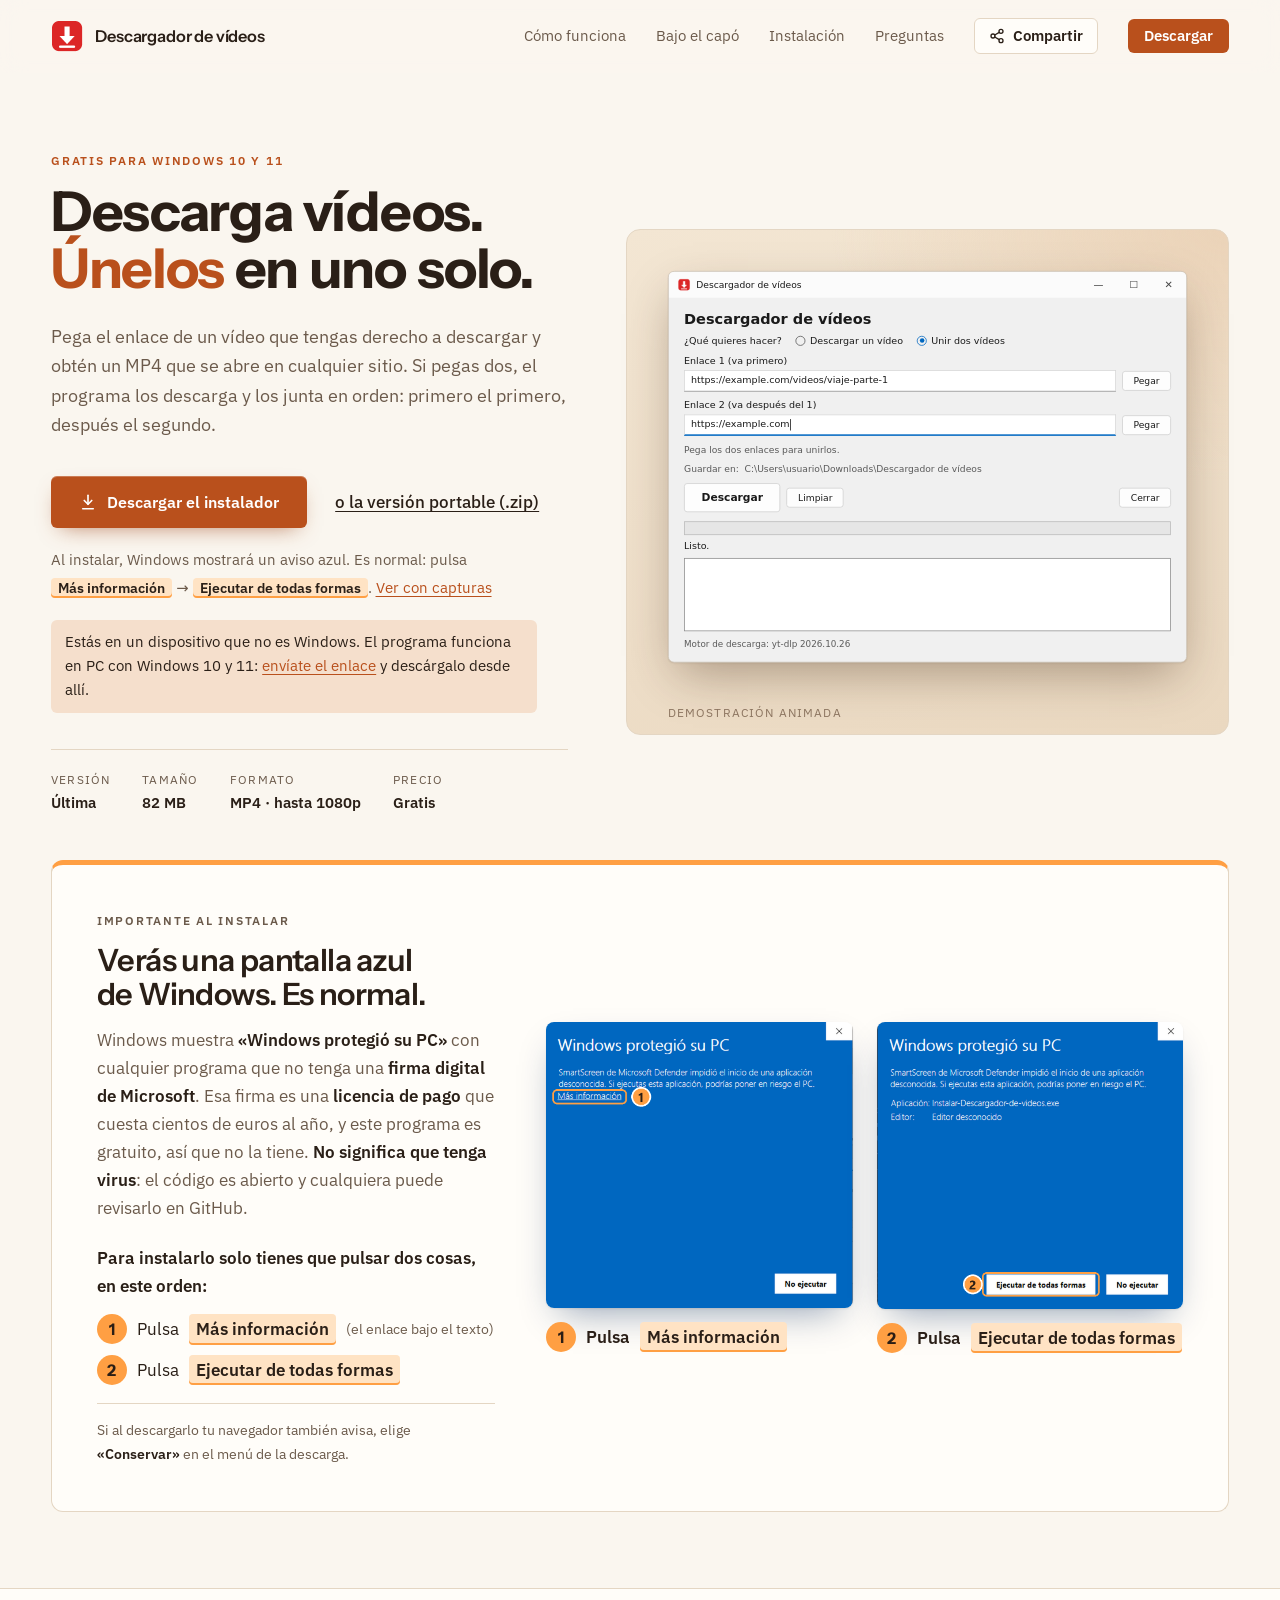
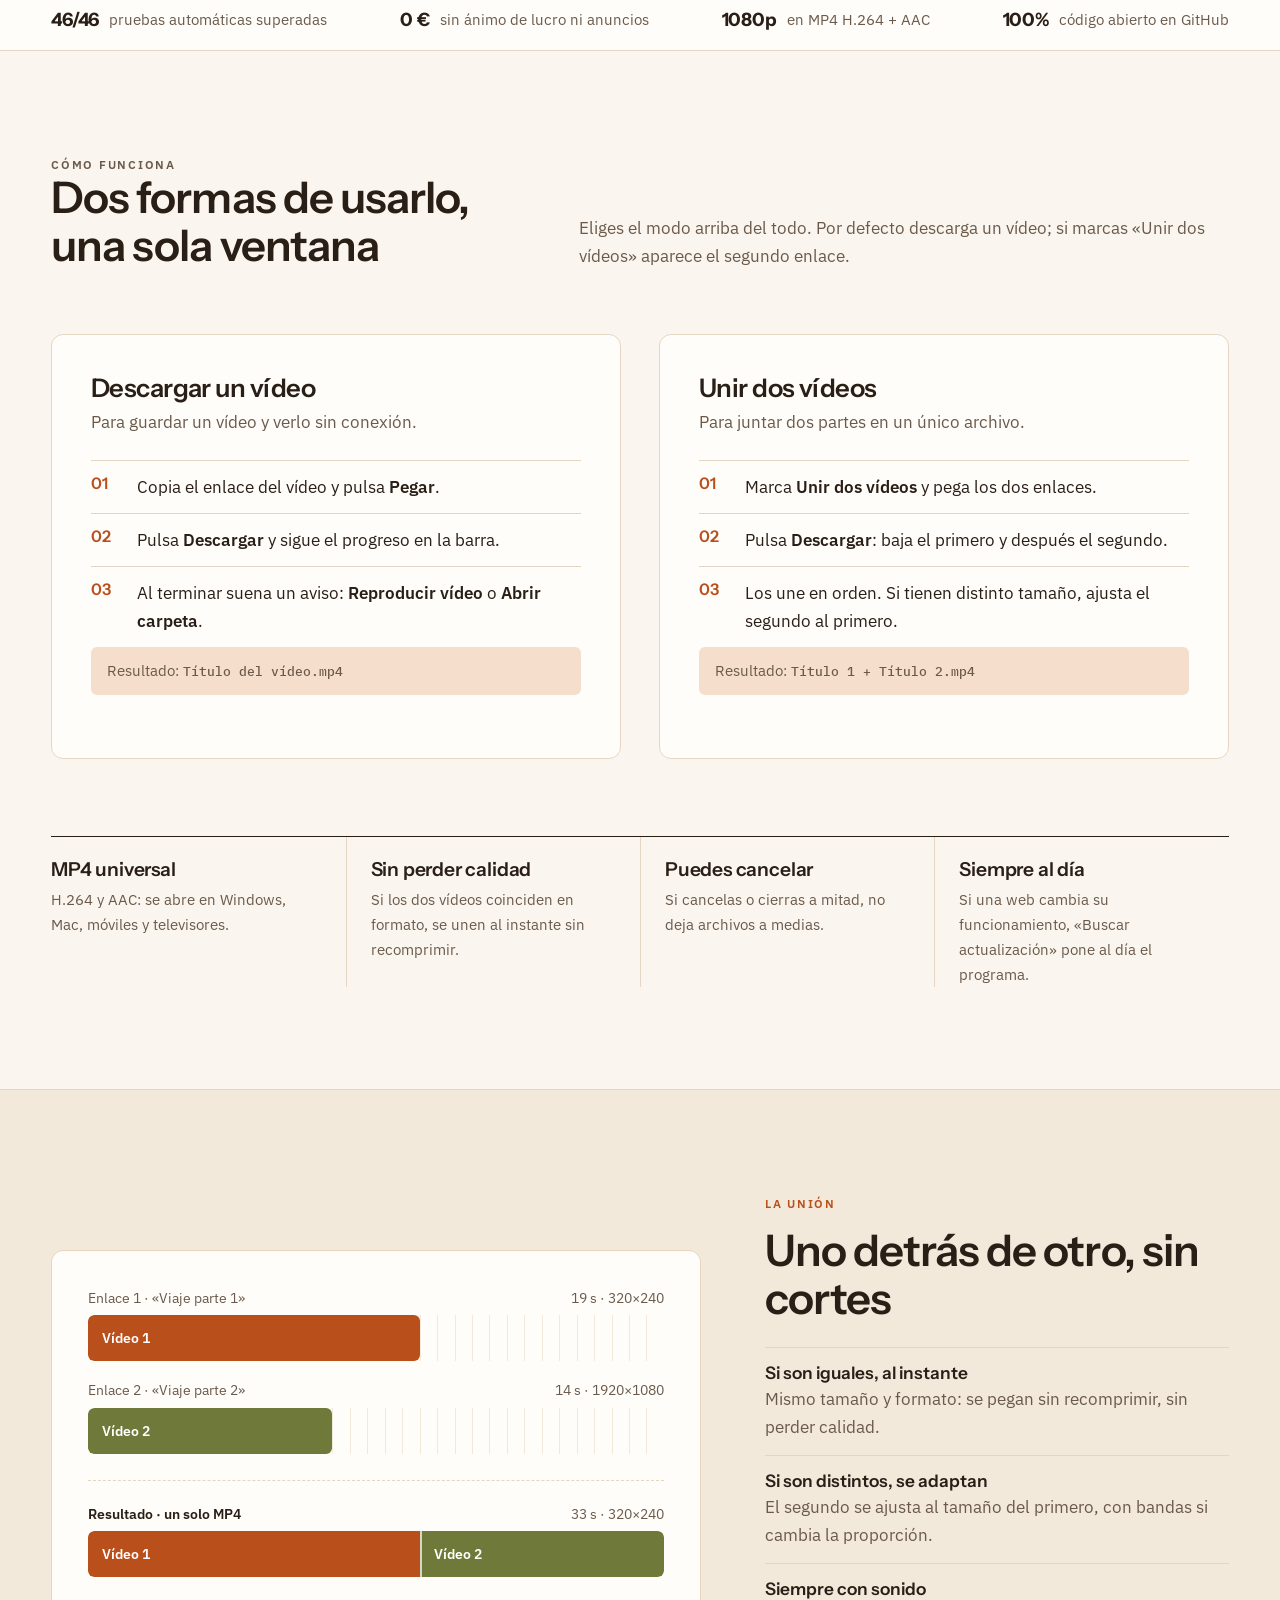
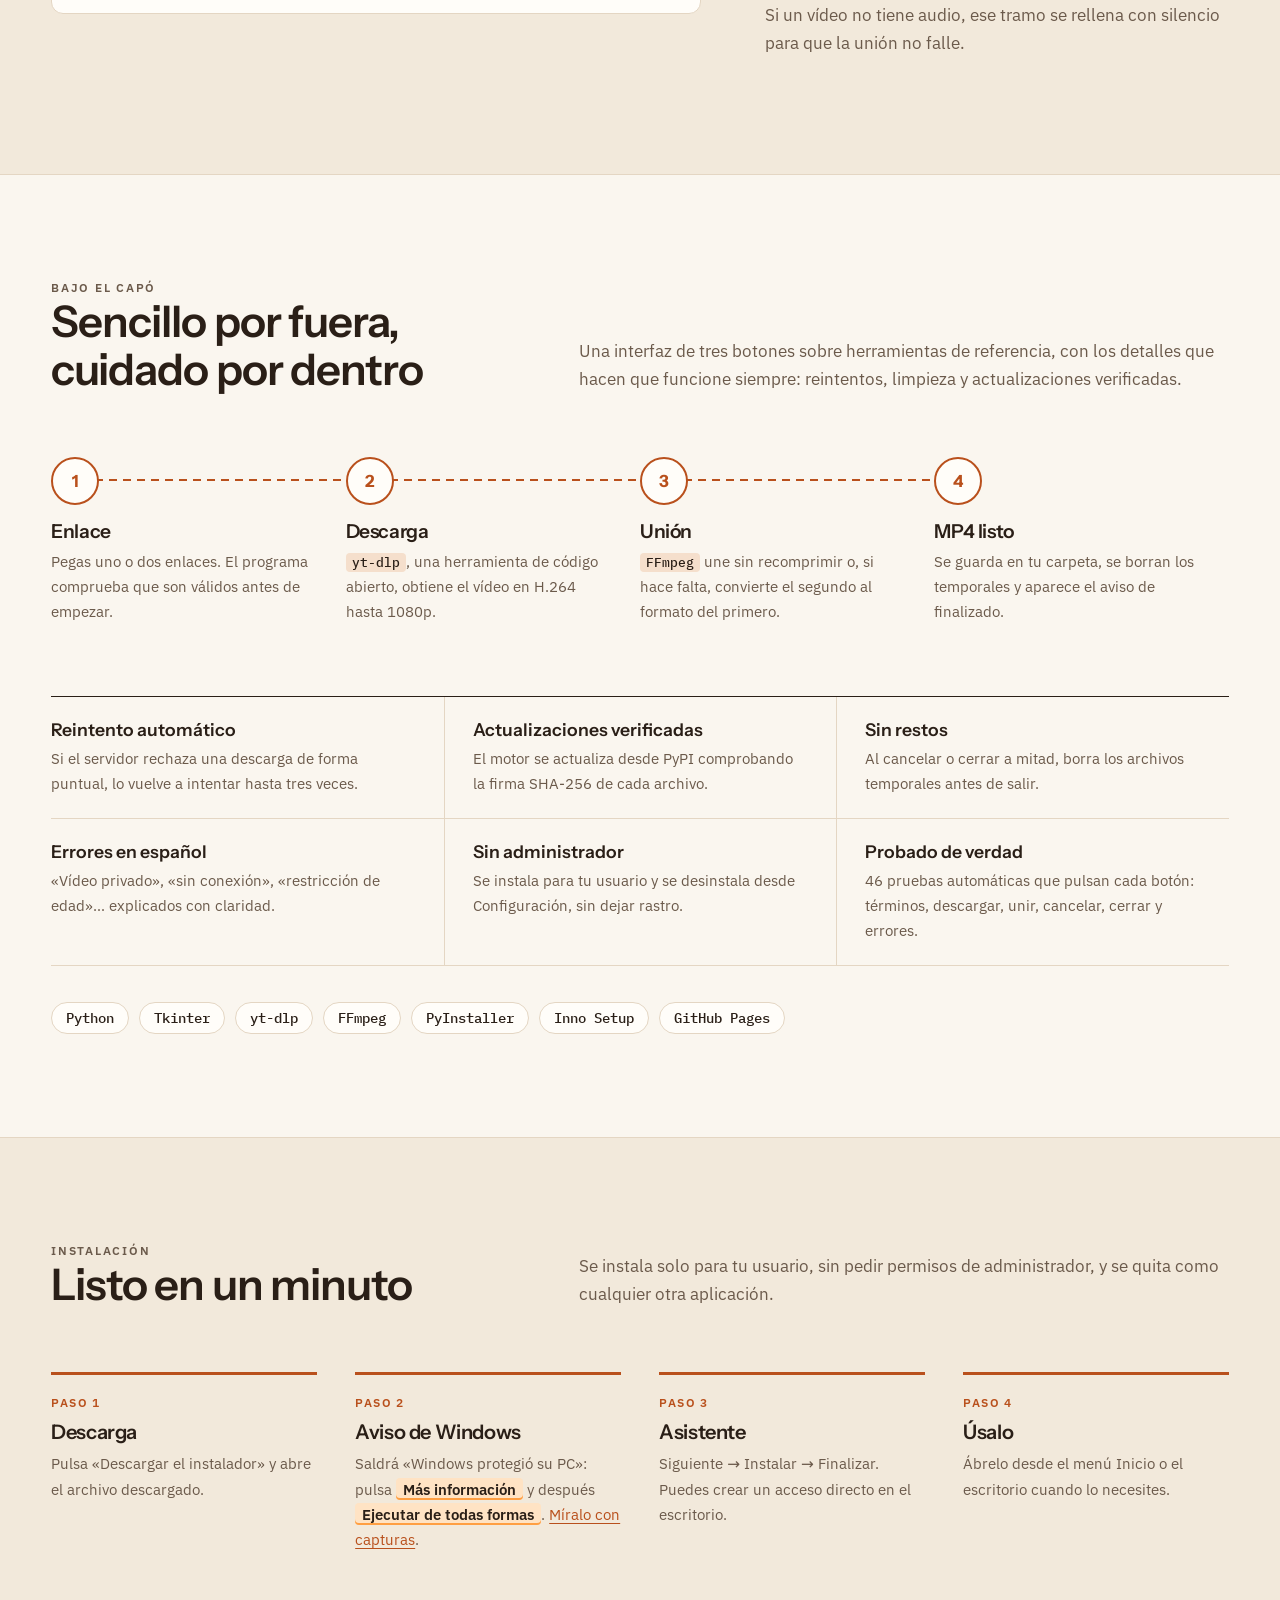
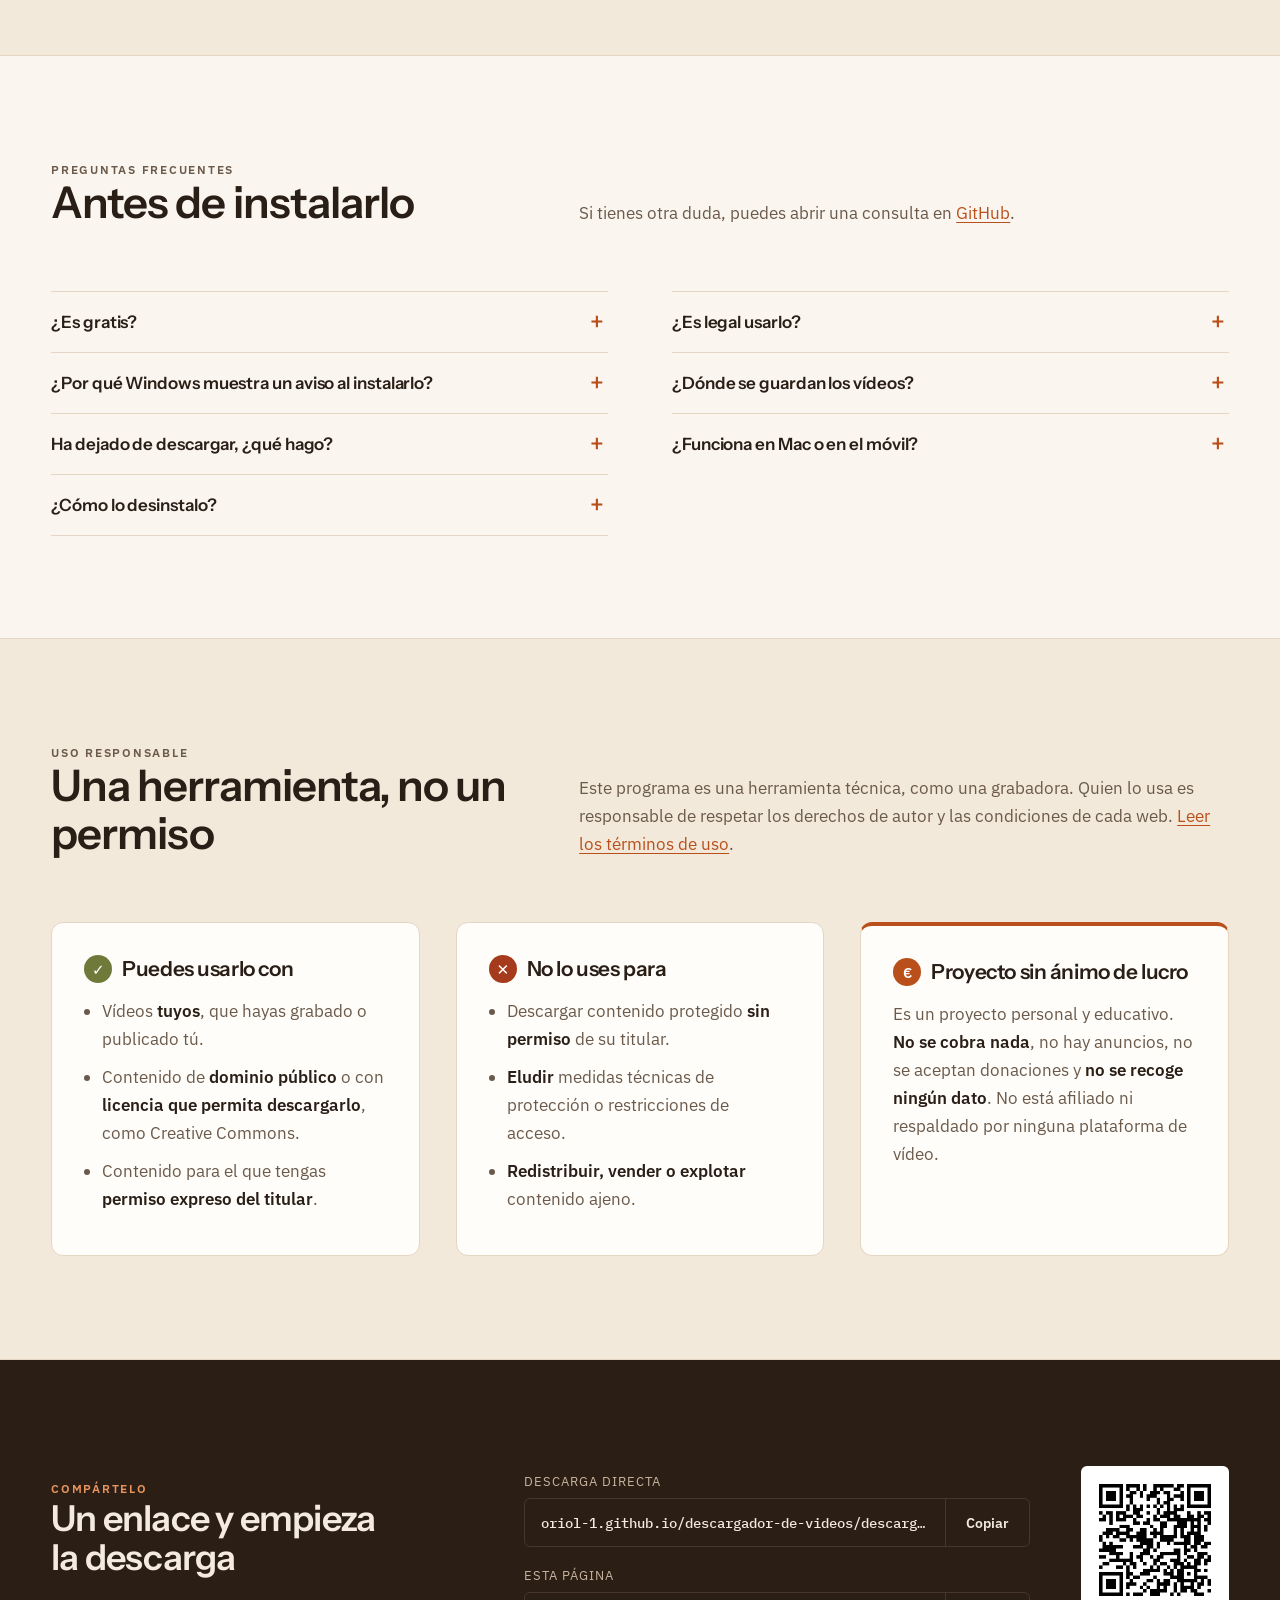
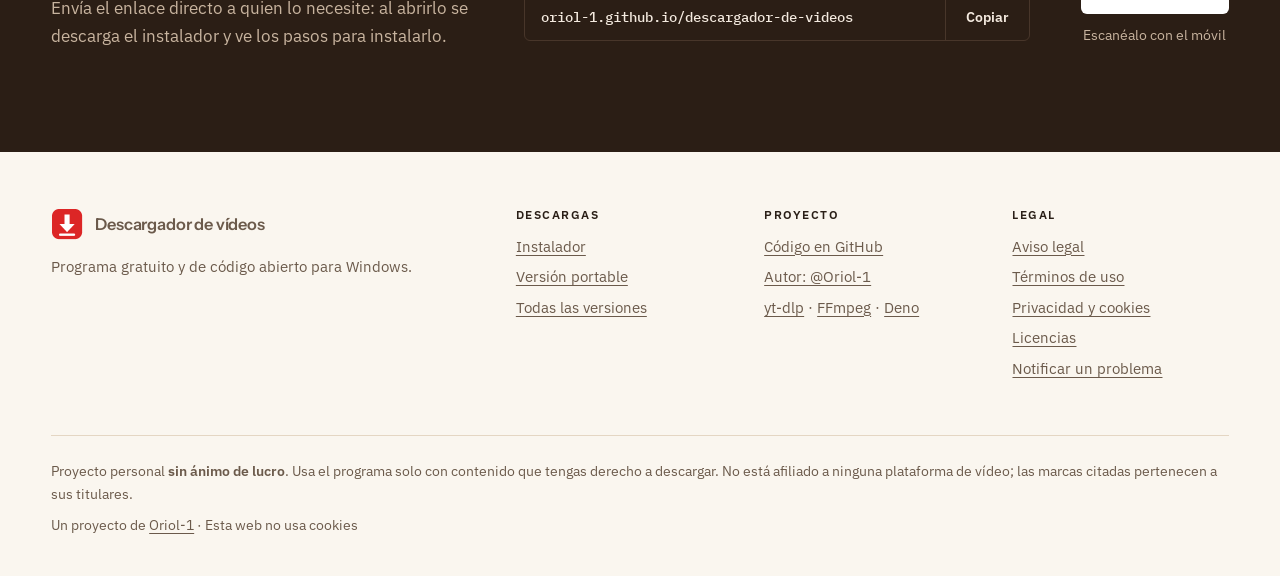
<file: docs/index.html>
<!doctype html>
<html lang="es">
<head>
  <meta charset="utf-8">
  <meta name="viewport" content="width=device-width, initial-scale=1">
  <title>Descargador de vídeos</title>
  <meta name="description" content="Programa gratuito para Windows: descarga un vídeo en MP4 o une dos vídeos en uno solo.">
  <link rel="icon" type="image/png" href="icono.png">
  <meta property="og:type" content="website">
  <meta property="og:url" content="https://oriol-1.github.io/descargador-de-videos/">
  <meta property="og:title" content="Descargador de vídeos · Gratis para Windows">
  <meta property="og:description" content="Descarga un vídeo en MP4 o une dos en uno solo. Sin anuncios ni cuentas.">
  <meta property="og:image" content="https://oriol-1.github.io/descargador-de-videos/og.png">
  <meta property="og:image:width" content="1200">
  <meta property="og:image:height" content="630">
  <meta name="twitter:card" content="summary_large_image">
  <meta name="theme-color" content="#FAF6EF">
  <link rel="preload" href="fuentes/instrumentsans.woff2" as="font" type="font/woff2" crossorigin>
  <link rel="stylesheet" href="fuentes/fuentes.css">
  <style>
    :root {
      --papel: #FAF6EF;
      --papel-2: #F2E9DB;
      --tarjeta: #FFFDF9;
      --tinta: #2A1F17;
      --tinta-suave: #6B5A4B;
      --linea: #E4D6C3;
      --acento: #B9501C;
      --acento-hover: #9A4116;
      --acento-suave: #F5DFCC;
      --oliva: #6F7A3A;
      --banda: #2B1E15;
      --banda-texto: #F4EADF;
      --banda-suave: #C8B49F;
      --banda-linea: #48362A;
      --titulos: "Instrument Sans", "Segoe UI", system-ui, sans-serif;
      --sans: "IBM Plex Sans", "Segoe UI", system-ui, sans-serif;
      --mono: "IBM Plex Mono", Consolas, monospace;
      --ancho: 1320px;
      --margen: clamp(16px, 4vw, 56px);
      color-scheme: light;
    }

    * { box-sizing: border-box; }
    html { scroll-behavior: smooth; scroll-padding-top: 88px; }
    body {
      margin: 0; background: var(--papel); color: var(--tinta);
      font: 17px/1.65 var(--sans); -webkit-font-smoothing: antialiased;
    }
    img { max-width: 100%; height: auto; display: block; }
    a { color: var(--acento); text-underline-offset: 3px; }
    a:focus-visible, button:focus-visible, summary:focus-visible, input:focus-visible {
      outline: 2px solid var(--acento); outline-offset: 3px; border-radius: 4px;
    }
    .ancho { max-width: var(--ancho); margin: 0 auto; padding: 0 var(--margen); }
    h1, h2, h3 { font-family: var(--titulos); font-weight: 600; line-height: 1.1; letter-spacing: -.02em; margin: 0; }
    .antetitulo {
      font-size: .78rem; font-weight: 600; letter-spacing: .14em; text-transform: uppercase;
      color: var(--acento); margin: 0 0 14px;
    }

    /* ---------- Apariciones al hacer scroll (solo con JavaScript) ---------- */
    .js .aparece { opacity: 0; transform: translateY(18px); transition: opacity .7s ease, transform .7s ease; }
    .js .aparece.visto { opacity: 1; transform: none; }
    @media (prefers-reduced-motion: reduce) {
      html { scroll-behavior: auto; }
      .js .aparece { opacity: 1; transform: none; transition: none; }
    }

    /* ---------- Botones ---------- */
    .boton {
      display: inline-flex; align-items: center; gap: 10px;
      background: var(--acento); color: #fff;
      font: 600 1rem/1 var(--sans); text-decoration: none;
      padding: 17px 28px; border-radius: 6px; border: 0; cursor: pointer;
      box-shadow: 0 1px 0 rgba(255,255,255,.25) inset, 0 8px 22px -10px rgba(154, 65, 22, .7);
      transition: background .15s, transform .15s;
    }
    .boton:hover { background: var(--acento-hover); transform: translateY(-1px); }
    .boton svg { width: 18px; height: 18px; flex: none; }
    .boton.pequeno { padding: 10px 16px; font-size: .92rem; box-shadow: none; }

    /* ---------- Cabecera fija ---------- */
    .cabecera {
      position: sticky; top: 0; z-index: 20;
      background: rgba(250, 246, 239, .82); backdrop-filter: saturate(1.4) blur(12px); -webkit-backdrop-filter: saturate(1.4) blur(12px);
      border-bottom: 1px solid transparent; transition: border-color .2s, box-shadow .2s;
    }
    .cabecera.con-sombra { border-bottom-color: var(--linea); box-shadow: 0 6px 24px -18px rgba(60, 35, 15, .5); }
    .cabecera .ancho { display: flex; align-items: center; justify-content: space-between; gap: 24px; height: 72px; }
    .marca { display: flex; align-items: center; gap: 12px; color: var(--tinta); text-decoration: none; font: 600 1.02rem var(--titulos); letter-spacing: -.01em; }
    .marca img { width: 32px; height: 32px; border-radius: 7px; }
    .menu { display: flex; align-items: center; gap: 30px; }
    .menu > a:not(.boton) { color: var(--tinta-suave); text-decoration: none; font-size: .95rem; }
    .menu > a:not(.boton):hover { color: var(--tinta); }

    /* Botón y menú «Compartir» de la cabecera */
    .compartir-menu { position: relative; }
    .menu .boton-compartir {
      display: inline-flex; align-items: center; gap: 8px;
      padding: 9px 14px; border: 1px solid var(--linea); border-radius: 6px;
      background: var(--tarjeta); color: var(--tinta); text-decoration: none;
      font: 600 .92rem/1 var(--sans); cursor: pointer; transition: border-color .15s, background .15s;
    }
    .menu .boton-compartir:hover, .menu .boton-compartir[aria-expanded="true"] { border-color: var(--acento); color: var(--acento); }
    .boton-compartir svg { width: 16px; height: 16px; flex: none; }
    .panel-compartir {
      position: absolute; right: 0; top: calc(100% + 10px); z-index: 30; width: 270px;
      background: var(--tarjeta); border: 1px solid var(--linea); border-radius: 10px; padding: 8px;
      box-shadow: 0 18px 40px -16px rgba(60, 35, 15, .45);
      animation: panel-entra .16s ease-out;
    }
    .panel-compartir[hidden] { display: none; }
    @keyframes panel-entra { from { opacity: 0; transform: translateY(-6px); } }
    .panel-compartir .panel-titulo { margin: 4px 10px 6px; font-size: .72rem; font-weight: 600; letter-spacing: .1em; text-transform: uppercase; color: var(--tinta-suave); }
    .panel-compartir .panel-url {
      margin: 0 6px 6px; padding: 8px 10px; border-radius: 6px; background: var(--papel-2);
      font: 500 .78rem var(--mono); color: var(--tinta-suave); overflow: hidden; text-overflow: ellipsis; white-space: nowrap;
    }
    .menu .panel-compartir a, .panel-compartir button {
      display: flex; align-items: center; gap: 12px; width: 100%;
      padding: 10px; border: 0; border-radius: 6px; background: transparent;
      color: var(--tinta); font: 500 .95rem/1.2 var(--sans); text-align: left; text-decoration: none; cursor: pointer;
    }
    .menu .panel-compartir a:hover, .panel-compartir button:hover,
    .menu .panel-compartir a:focus-visible, .panel-compartir button:focus-visible { background: var(--acento-suave); color: var(--tinta); outline: none; }
    .panel-compartir svg { width: 18px; height: 18px; flex: none; color: var(--acento); }
    .panel-compartir .hecho, .panel-compartir .hecho svg { color: var(--oliva); }
    .panel-compartir hr { border: 0; border-top: 1px solid var(--linea); margin: 6px 4px; }

    /* ---------- Portada ---------- */
    .portada { padding: clamp(40px, 6vw, 88px) 0 clamp(28px, 3.5vw, 48px); overflow: hidden; }
    .portada .ancho {
      display: grid; grid-template-columns: minmax(0, 6fr) minmax(0, 7fr);
      gap: clamp(36px, 4.5vw, 72px); align-items: center;
    }
    .portada h1 { font-size: clamp(2.6rem, 4.3vw, 4.1rem); font-weight: 700; line-height: 1.03; letter-spacing: -.025em; word-spacing: .04em; text-wrap: balance; }
    .portada h1 em { font-style: normal; color: var(--acento); }
    .entradilla { font-size: clamp(1.05rem, 1.4vw, 1.2rem); color: var(--tinta-suave); margin: 24px 0 36px; max-width: 33em; }
    .acciones { display: flex; flex-wrap: wrap; align-items: center; gap: 14px 28px; }
    .acciones .secundario { color: var(--tinta); font-weight: 500; }
    .nota-instalar { margin: 18px 0 0; font-size: .92rem; color: var(--tinta-suave); max-width: 36em; line-height: 1.9; }
    .nota-instalar mark { font-size: .95em; }
    .aviso-plataforma {
      display: none; margin: 18px 0 0; padding: 10px 14px; border-radius: 6px;
      background: var(--acento-suave); font-size: .92rem; max-width: 33em;
    }
    .aviso-plataforma.visible { display: block; }
    .ficha {
      display: grid; grid-template-columns: repeat(4, auto); justify-content: start; gap: 8px 32px;
      margin: 36px 0 0; padding: 20px 0 0; border-top: 1px solid var(--linea); color: var(--tinta-suave); font-size: .92rem;
    }
    .ficha dt { font-size: .72rem; letter-spacing: .1em; text-transform: uppercase; }
    .ficha dd { margin: 2px 0 0; color: var(--tinta); font-weight: 600; }

    /* Escaparate con la demo */
    .escaparate {
      position: relative; margin: 0;
      background:
        radial-gradient(120% 90% at 100% 0%, #EBD3B8 0%, transparent 55%),
        linear-gradient(160deg, #F3E6D3, #EAD8C0);
      border: 1px solid var(--linea); border-radius: 14px;
      padding: clamp(18px, 3.2vw, 44px);
    }
    .escaparate::after {
      content: "Demostración animada"; position: absolute; left: clamp(18px, 3.2vw, 44px); bottom: 12px;
      font-size: .72rem; letter-spacing: .1em; text-transform: uppercase; color: #8C7560;
    }
    .demo-marco { position: relative; }
    .demo {
      position: absolute; top: 0; left: 0; width: 680px; transform-origin: top left;
      font: 12.5px/1.35 "Segoe UI", system-ui, sans-serif; color: #1a1a1a;
    }
    .ventana {
      background: #F0F0F0; border-radius: 8px; overflow: hidden;
      box-shadow: 0 1px 2px rgba(60,35,15,.12), 0 24px 60px -12px rgba(60,35,15,.38);
      border: 1px solid #CFC5B8;
    }
    .v-titulo { display: flex; align-items: center; gap: 8px; height: 34px; padding: 0 0 0 12px; background: #FBFBFB; font-size: 12px; }
    .v-titulo img { width: 16px; height: 16px; border-radius: 3px; }
    .v-titulo .controles { margin-left: auto; display: flex; }
    .v-titulo .controles span { width: 46px; height: 34px; display: grid; place-items: center; color: #444; font-size: 13px; }
    .v-cuerpo { padding: 16px 20px 14px; }
    .v-cuerpo h4 { margin: 0 0 10px; font: 700 19px "Segoe UI", system-ui, sans-serif; }
    .v-fila { display: flex; align-items: center; gap: 8px; margin-bottom: 10px; }
    .radio { display: inline-flex; align-items: center; gap: 6px; margin-left: 10px; }
    .radio i { width: 13px; height: 13px; border-radius: 50%; border: 1px solid #555; display: inline-block; position: relative; }
    .radio.on i { border-color: #0067C0; }
    .radio.on i::after { content: ""; position: absolute; inset: 2.5px; border-radius: 50%; background: #0067C0; }
    .v-etiqueta { margin: 0 0 3px; }
    .v-entrada {
      flex: 1; height: 28px; background: #fff; border: 1px solid #D5D5D5; border-bottom: 1px solid #8A8A8A;
      padding: 0 8px; display: flex; align-items: center; white-space: nowrap; overflow: hidden; font-size: 12.5px;
    }
    .v-entrada.foco { border-bottom: 2px solid #0067C0; }
    .v-entrada .cursor { width: 1px; height: 15px; background: #111; margin-left: 1px; animation: parpadeo 1s steps(1) infinite; }
    @keyframes parpadeo { 50% { opacity: 0; } }
    .v-boton {
      height: 26px; padding: 0 14px; border: 1px solid #D0D0D0; border-radius: 4px; background: #FDFDFD;
      display: inline-flex; align-items: center; font-size: 12px; transition: background .15s;
    }
    .v-boton.grande { height: 38px; padding: 0 22px; font: 700 14px "Segoe UI", system-ui, sans-serif; }
    .v-boton.pulsado { background: #E2E2E2; }
    .v-nota { color: #5a5a5a; margin: 2px 0 10px; font-size: 12px; }
    .v-carpeta { color: #5a5a5a; font-size: 12px; }
    .v-progreso { height: 18px; background: #E6E6E6; border: 1px solid #BCBCBC; margin: 12px 0 6px; overflow: hidden; }
    .v-progreso span { display: block; height: 100%; width: 0; background: #06B025; transition: width .15s linear; }
    .v-estado { font-size: 12.5px; min-height: 18px; }
    .v-estado.ok { color: #0a6b2b; font-weight: 700; }
    .v-registro {
      height: 96px; margin-top: 6px; background: #fff; border: 1px solid #8A8A8A; padding: 6px 8px;
      font: 11.5px/1.45 Consolas, monospace; overflow: hidden; white-space: pre;
    }
    .v-pie { color: #5a5a5a; font-size: 11.5px; margin-top: 10px; }
    .dialogo {
      position: absolute; right: -26px; bottom: 34px; width: 360px; background: #F3F3F3; border-radius: 8px;
      border: 1px solid #CFC5B8; box-shadow: 0 28px 70px -10px rgba(60,35,15,.5);
      opacity: 0; transform: translateY(14px) scale(.96); transition: opacity .35s ease, transform .35s cubic-bezier(.2,.9,.3,1.2);
      pointer-events: none;
    }
    .dialogo.abierto { opacity: 1; transform: none; }
    .dialogo .v-titulo { height: 30px; }
    .d-cuerpo { display: grid; grid-template-columns: 44px 1fr; gap: 12px; padding: 14px 18px 4px; }
    .d-cuerpo .check { font: 700 34px/1 "Segoe UI", sans-serif; color: #0a6b2b; }
    .d-cuerpo strong { display: block; font-size: 17px; margin-bottom: 4px; }
    .d-botones { display: flex; justify-content: flex-end; gap: 6px; padding: 10px 14px 14px; }
    .d-botones .v-boton.def { border: 1px solid #0067C0; }

    /* Franja de confianza */
    .confianza { border-top: 1px solid var(--linea); border-bottom: 1px solid var(--linea); background: var(--tarjeta); }
    .confianza ul { list-style: none; margin: 0 auto; padding: 18px var(--margen); display: flex; flex-wrap: wrap; justify-content: space-between; gap: 12px 32px; }
    .confianza li { display: flex; align-items: center; gap: 10px; color: var(--tinta-suave); font-size: .95rem; }
    .confianza strong { color: var(--tinta); font: 700 1.15rem var(--titulos); letter-spacing: -.01em; }

    /* ---------- Secciones ---------- */
    .seccion { padding: clamp(64px, 8vw, 116px) 0; }
    .seccion.alterna { background: var(--papel-2); border-top: 1px solid var(--linea); border-bottom: 1px solid var(--linea); }
    .titular {
      display: grid; grid-template-columns: minmax(0, 5fr) minmax(0, 7fr); gap: 20px clamp(40px, 5vw, 80px);
      align-items: end; margin-bottom: clamp(36px, 5vw, 64px);
    }
    .titular h2 { font-size: clamp(1.9rem, 3.4vw, 3rem); letter-spacing: -.022em; }
    .titular p { margin: 0; color: var(--tinta-suave); max-width: 38em; }

    /* Modos de uso */
    .modos { display: grid; grid-template-columns: 1fr 1fr; gap: clamp(20px, 3vw, 40px); }
    .modo { background: var(--tarjeta); border: 1px solid var(--linea); border-radius: 12px; padding: clamp(24px, 3vw, 40px); }
    .modo h3 { font-size: 1.6rem; margin-bottom: 6px; }
    .modo > p { color: var(--tinta-suave); margin: 0 0 24px; }
    .modo ol { margin: 0; padding: 0; list-style: none; counter-reset: p; }
    .modo li { counter-increment: p; position: relative; padding: 12px 0 12px 46px; border-top: 1px solid var(--linea); }
    .modo li::before { content: counter(p, decimal-leading-zero); position: absolute; left: 0; top: 12px; font: 600 1rem var(--titulos); color: var(--acento); }
    .resultado { margin-top: 20px; padding: 12px 16px; border-radius: 6px; background: var(--acento-suave); font-size: .93rem; overflow-wrap: anywhere; }
    .resultado code { font-family: var(--mono); font-size: .88em; }

    /* Así se unen */
    .union { display: grid; grid-template-columns: minmax(0, 7fr) minmax(0, 5fr); gap: clamp(32px, 5vw, 80px); align-items: center; }
    .pistas { background: var(--tarjeta); border: 1px solid var(--linea); border-radius: 12px; padding: clamp(20px, 3vw, 36px); }
    .pista { margin-bottom: 18px; }
    .pista:last-child { margin: 26px 0 0; padding-top: 22px; border-top: 1px dashed var(--linea); }
    .pista p { margin: 0 0 6px; font-size: .85rem; color: var(--tinta-suave); display: flex; justify-content: space-between; gap: 12px; }
    .carril { height: 46px; background: repeating-linear-gradient(90deg, var(--papel-2) 0 1px, transparent 1px 3.03%); border-radius: 6px; display: flex; overflow: hidden; }
    .clip {
      height: 100%; display: flex; align-items: center; padding: 0 14px; color: #fff; font: 600 .85rem var(--sans);
      white-space: nowrap; overflow: hidden;
    }
    .clip.uno { background: var(--acento); width: 57.6%; border-radius: 6px; }
    .clip.dos { background: var(--oliva); width: 42.4%; border-radius: 6px; }
    .final .clip.uno { border-radius: 6px 0 0 6px; }
    .final .clip.dos { border-radius: 0 6px 6px 0; box-shadow: inset 2px 0 0 rgba(255,255,255,.7); }
    .js .final .clip { transform: scaleX(0); transform-origin: left; transition: transform .9s cubic-bezier(.6,0,.2,1); }
    .js .final .clip.dos { transition-delay: .75s; }
    .js .visto .final .clip { transform: none; }
    .union ul { list-style: none; margin: 24px 0 0; padding: 0; }
    .union li { padding: 14px 0; border-top: 1px solid var(--linea); color: var(--tinta-suave); }
    .union li strong { display: block; color: var(--tinta); font: 600 1.08rem var(--titulos); margin-bottom: 2px; }
    @media (prefers-reduced-motion: reduce) { .js .final .clip { transform: none; transition: none; } }

    /* Ventajas */
    .ventajas { display: grid; grid-template-columns: repeat(4, minmax(0, 1fr)); margin: clamp(48px, 6vw, 80px) 0 0; border-top: 1px solid var(--tinta); }
    .ventajas div { padding: 20px 24px 0 0; }
    .ventajas div + div { padding-left: 24px; border-left: 1px solid var(--linea); }
    .ventajas dt { font: 600 1.2rem var(--titulos); letter-spacing: -.01em; }
    .ventajas dd { margin: 6px 0 0; color: var(--tinta-suave); font-size: .95rem; }

    /* Bajo el capó */
    .flujo { display: grid; grid-template-columns: repeat(4, minmax(0, 1fr)); gap: 0; margin: 0 0 clamp(48px, 6vw, 72px); padding: 0; list-style: none; counter-reset: f; }
    .flujo li { position: relative; padding: 0 24px 0 0; counter-increment: f; }
    .flujo li::before {
      content: counter(f); display: grid; place-items: center; width: 44px; height: 44px; border-radius: 50%;
      background: var(--tarjeta); border: 2px solid var(--acento); color: var(--acento); font: 700 1.05rem var(--titulos);
      position: relative; z-index: 1; margin-bottom: 16px;
    }
    .flujo li:not(:last-child)::after {
      content: ""; position: absolute; top: 22px; left: 44px; right: 0; height: 2px;
      background: repeating-linear-gradient(90deg, var(--acento) 0 8px, transparent 8px 14px);
    }
    .flujo h3 { font-size: 1.2rem; margin-bottom: 6px; }
    .flujo p { margin: 0; color: var(--tinta-suave); font-size: .95rem; }
    .flujo code { font-family: var(--mono); font-size: .85em; background: var(--acento-suave); padding: 1px 6px; border-radius: 4px; color: var(--tinta); }
    .detalles { display: grid; grid-template-columns: repeat(3, minmax(0, 1fr)); gap: 0; border-top: 1px solid var(--tinta); margin: 0; }
    .detalles div { padding: 22px 28px 22px 0; border-bottom: 1px solid var(--linea); }
    .detalles div:not(:nth-child(3n+1)) { padding-left: 28px; border-left: 1px solid var(--linea); }
    .detalles dt { font: 600 1.1rem var(--titulos); }
    .detalles dd { margin: 6px 0 0; color: var(--tinta-suave); font-size: .95rem; }
    .pila { display: flex; flex-wrap: wrap; gap: 10px; margin: 36px 0 0; padding: 0; list-style: none; }
    .pila li { border: 1px solid var(--linea); background: var(--tarjeta); border-radius: 999px; padding: 6px 14px; font: 500 .88rem var(--mono); color: var(--tinta); }

    /* Instalación */
    .pasos { display: grid; grid-template-columns: repeat(4, minmax(0, 1fr)); gap: clamp(20px, 3vw, 40px); margin: 0; padding: 0; list-style: none; counter-reset: paso; }
    .pasos li { counter-increment: paso; border-top: 3px solid var(--acento); padding-top: 18px; }
    .pasos li::before { content: "Paso " counter(paso); display: block; font-size: .76rem; letter-spacing: .12em; text-transform: uppercase; color: var(--acento); font-weight: 600; margin-bottom: 8px; }
    .pasos h3 { font-size: 1.25rem; margin-bottom: 8px; }
    .pasos p { margin: 0; color: var(--tinta-suave); font-size: .96rem; }
    mark {
      background: #FFE3C4; color: var(--tinta); font-weight: 700; padding: 1px 7px; border-radius: 4px;
      box-shadow: inset 0 -2px 0 #FF9F43; white-space: nowrap;
    }

    /* Aviso de Windows (SmartScreen) */
    .seccion-aviso { padding: 0 0 clamp(48px, 6vw, 80px); }
    .aviso-windows {
      background: var(--tarjeta);
      border: 1px solid var(--linea); border-top: 5px solid #FF9F43; border-radius: 12px;
      padding: clamp(24px, 3.5vw, 48px);
      display: grid; grid-template-columns: minmax(0, 5fr) minmax(0, 8fr); gap: clamp(28px, 4vw, 56px); align-items: center;
    }
    .aviso-windows h3 { font-size: clamp(1.5rem, 2.4vw, 2rem); margin-bottom: 14px; text-wrap: balance; }
    .aviso-texto > p { color: var(--tinta-suave); margin: 0 0 14px; }
    .aviso-texto strong { color: var(--tinta); }
    .aviso-clave { color: var(--tinta) !important; font-weight: 600; margin-top: 22px !important; }
    .aviso-pasos { list-style: none; margin: 0 0 18px; padding: 0; display: grid; gap: 10px; }
    .aviso-pasos li { display: flex; align-items: center; flex-wrap: wrap; gap: 6px 10px; font-size: 1.08rem; }
    .aviso-pasos small { color: var(--tinta-suave); font-size: .85rem; }
    .aviso-pasos span, .aviso-capturas figcaption span {
      flex: none; display: inline-grid; place-items: center; width: 30px; height: 30px; border-radius: 50%;
      background: #FF9F43; color: var(--banda); font: 700 1rem var(--titulos);
    }
    .aviso-nota { font-size: .9rem; border-top: 1px solid var(--linea); padding-top: 14px; margin: 0 !important; }
    .aviso-capturas { display: grid; grid-template-columns: 1fr 1fr; gap: clamp(14px, 2vw, 24px); }
    .aviso-capturas figure { margin: 0; }
    .aviso-capturas a { display: block; cursor: zoom-in; }
    .aviso-capturas img { border-radius: 8px; box-shadow: 0 1px 2px rgba(0,0,0,.08), 0 16px 36px -14px rgba(0, 40, 90, .45); }
    .aviso-capturas figcaption { display: flex; align-items: center; gap: 10px; margin-top: 14px; font-weight: 600; }

    kbd { font: 500 .85em var(--sans); padding: 1px 6px; border: 1px solid var(--linea); border-bottom-width: 2px; border-radius: 4px; background: var(--tarjeta); white-space: nowrap; }

    /* Preguntas */
    .preguntas { display: grid; grid-template-columns: 1fr 1fr; gap: 0 clamp(32px, 5vw, 80px); }
    details { border-top: 1px solid var(--linea); }
    details:last-child, details:nth-last-child(2):nth-child(odd) { border-bottom: 1px solid var(--linea); }
    summary { cursor: pointer; list-style: none; padding: 20px 36px 20px 0; position: relative; font: 600 1.06rem var(--titulos); letter-spacing: -.005em; }
    summary::-webkit-details-marker { display: none; }
    summary::after { content: "+"; position: absolute; right: 4px; top: 50%; transform: translateY(-50%); font: 400 1.6rem/1 var(--titulos); color: var(--acento); transition: transform .2s; }
    details[open] summary::after { transform: translateY(-50%) rotate(45deg); }
    details p { margin: -6px 0 22px; color: var(--tinta-suave); max-width: 36em; }

    /* Uso responsable */
    .uso { display: grid; grid-template-columns: repeat(3, minmax(0, 1fr)); gap: clamp(20px, 3vw, 36px); }
    .uso > div { background: var(--tarjeta); border: 1px solid var(--linea); border-radius: 12px; padding: clamp(22px, 2.6vw, 32px); }
    .uso h3 { font-size: 1.3rem; margin-bottom: 14px; display: flex; align-items: center; gap: 10px; }
    .uso h3::before { flex: none; display: inline-grid; place-items: center; width: 28px; height: 28px; border-radius: 50%; font: 700 .95rem var(--sans); color: #fff; }
    .uso-si h3::before { content: "✓"; background: var(--oliva); }
    .uso-no h3::before { content: "✕"; background: #A63A1C; }
    .uso-lucro { border-top: 4px solid var(--acento) !important; }
    .uso-lucro h3::before { content: "€"; background: var(--acento); }
    .uso ul { margin: 0; padding: 0 0 0 18px; color: var(--tinta-suave); }
    .uso li { margin: 0 0 10px; }
    .uso p { margin: 0; color: var(--tinta-suave); }
    .uso strong { color: var(--tinta); }

    /* Compartir */
    .banda { background: var(--banda); color: var(--banda-texto); padding: clamp(64px, 8vw, 104px) 0; }
    .banda .ancho { display: grid; grid-template-columns: minmax(0, 5fr) minmax(0, 6fr) auto; gap: clamp(32px, 4vw, 64px); align-items: center; }
    .banda h2 { font-size: clamp(1.8rem, 2.8vw, 2.5rem); letter-spacing: -.022em; text-wrap: balance; }
    .banda .antetitulo { color: #E8945F; }
    .banda p { color: var(--banda-suave); margin: 16px 0 0; }
    .copiables { display: grid; gap: 18px; }
    .copiable label { display: block; font-size: .8rem; letter-spacing: .08em; text-transform: uppercase; color: var(--banda-suave); margin-bottom: 6px; }
    .copiable div { display: flex; border: 1px solid var(--banda-linea); border-radius: 6px; overflow: hidden; }
    .copiable input { flex: 1; min-width: 0; background: transparent; border: 0; color: var(--banda-texto); font: 500 .9rem var(--mono); padding: 14px 16px; text-overflow: ellipsis; }
    .copiable button { flex: none; border: 0; border-left: 1px solid var(--banda-linea); background: transparent; color: var(--banda-texto); font: 600 .9rem var(--sans); padding: 0 20px; cursor: pointer; }
    .copiable button:hover { background: #3A2A1F; }
    .copiable button.hecho { color: #B9D98F; }
    .qr { margin: 0; }
    .qr img { width: 148px; height: 148px; background: #fff; padding: 8px; border-radius: 6px; }
    .qr figcaption { font-size: .85rem; color: var(--banda-suave); margin-top: 10px; text-align: center; }

    /* Pie */
    .pie { padding: 56px 0 40px; font-size: .93rem; color: var(--tinta-suave); }
    .pie .ancho { display: grid; grid-template-columns: minmax(0, 2fr) repeat(3, minmax(0, 1fr)); gap: 32px; }
    .pie h3 { font: 600 .78rem/1 var(--sans); letter-spacing: .12em; text-transform: uppercase; color: var(--tinta); margin-bottom: 14px; }
    .pie ul { list-style: none; margin: 0; padding: 0; }
    .pie li { margin: 6px 0; }
    .pie a { color: var(--tinta-suave); }
    .pie a:hover { color: var(--tinta); }
    .pie .legal { grid-column: 1 / -1; display: flex; flex-wrap: wrap; justify-content: space-between; gap: 8px 24px; border-top: 1px solid var(--linea); padding-top: 24px; margin: 16px 0 0; font-size: .86rem; }

    /* ---------- Adaptable ---------- */
    @media (max-width: 1080px) {
      .portada .ancho, .union { grid-template-columns: 1fr; }
      .portada .texto { max-width: 680px; }
      .ventajas { grid-template-columns: repeat(2, minmax(0, 1fr)); row-gap: 28px; }
      .ventajas div:nth-child(3) { padding-left: 0; border-left: 0; }
      .pasos { grid-template-columns: repeat(2, minmax(0, 1fr)); row-gap: 36px; }
      .detalles { grid-template-columns: repeat(2, minmax(0, 1fr)); }
      .detalles div:not(:nth-child(3n+1)) { padding-left: 0; border-left: 0; }
      .detalles div:nth-child(2n) { padding-left: 28px; border-left: 1px solid var(--linea); }
      .banda .ancho { grid-template-columns: 1fr auto; }
      .banda .ancho > div:first-child { grid-column: 1 / -1; }
      .dialogo { right: -8px; }
      .aviso-windows { grid-template-columns: 1fr; }
      .uso { grid-template-columns: 1fr 1fr; }
      .uso-lucro { grid-column: 1 / -1; }
    }
    @media (max-width: 760px) {
      body { font-size: 16px; }
      .menu > a:not(.boton) { display: none; }
      .menu { gap: 10px; }
      .titular, .modos, .preguntas { grid-template-columns: 1fr; }
      details:nth-last-child(2):nth-child(odd) { border-bottom: 0; }
      .ficha { grid-template-columns: repeat(2, auto); }
      .confianza ul { justify-content: flex-start; }
      .confianza li { width: calc(50% - 16px); }
      .flujo { grid-template-columns: 1fr; gap: 0; }
      .flujo li { padding: 0 0 28px 64px; }
      .flujo li::before { position: absolute; left: 0; top: 0; margin: 0; }
      .flujo li:not(:last-child)::after { top: 44px; bottom: 0; left: 21px; right: auto; width: 2px; height: auto; background: repeating-linear-gradient(180deg, var(--acento) 0 8px, transparent 8px 14px); }
      .detalles { grid-template-columns: 1fr; }
      .detalles div, .detalles div:nth-child(2n) { padding-left: 0; border-left: 0; padding-right: 0; }
      .banda .ancho { grid-template-columns: 1fr; }
      .qr { display: none; }
      .pie .ancho { grid-template-columns: 1fr 1fr; }
      .pie .ancho > div:first-child { grid-column: 1 / -1; }
    }
    @media (max-width: 520px) {
      .acciones .boton { width: 100%; justify-content: center; }
      .ventajas, .pasos { grid-template-columns: 1fr; }
      .ventajas div, .ventajas div + div { padding-left: 0; border-left: 0; }
      .ventajas div + div { border-top: 1px solid var(--linea); padding-top: 18px; }
      .confianza li { width: 100%; }
      .aviso-capturas { grid-template-columns: 1fr; }
      .uso { grid-template-columns: 1fr; }
      .escaparate::after { display: none; }
      .marca { font-size: .95rem; }
      .boton-compartir span { position: absolute; width: 1px; height: 1px; overflow: hidden; clip: rect(0 0 0 0); white-space: nowrap; }
      .menu .boton-compartir { padding: 9px 10px; }
      .panel-compartir { position: fixed; left: 16px; right: 16px; top: 64px; width: auto; }
    }
  </style>
</head>
<body>
  <script>document.documentElement.classList.add("js");</script>

  <header class="cabecera" id="cabecera">
    <div class="ancho">
      <a class="marca" href="./"><img src="icono.png" alt="" width="32" height="32">Descargador de vídeos</a>
      <nav class="menu" aria-label="Principal">
        <a href="#como-funciona">Cómo funciona</a>
        <a href="#bajo-el-capo">Bajo el capó</a>
        <a href="#instalacion">Instalación</a>
        <a href="#preguntas">Preguntas</a>
        <div class="compartir-menu">
          <a class="boton-compartir" id="boton-compartir" href="#compartir" aria-haspopup="menu" aria-expanded="false" aria-controls="panel-compartir">
            <svg viewBox="0 0 24 24" fill="none" stroke="currentColor" stroke-width="2" stroke-linecap="round" stroke-linejoin="round" aria-hidden="true"><circle cx="18" cy="5" r="3"/><circle cx="6" cy="12" r="3"/><circle cx="18" cy="19" r="3"/><path d="m8.6 13.5 6.8 4M15.4 6.5l-6.8 4"/></svg>
            <span>Compartir</span>
          </a>
          <div class="panel-compartir" id="panel-compartir" role="menu" aria-label="Compartir esta web" tabindex="-1" hidden>
            <p class="panel-titulo">Compartir esta web</p>
            <p class="panel-url">oriol-1.github.io/descargador-de-videos</p>
            <button type="button" role="menuitem" data-compartir="copiar">
              <svg viewBox="0 0 24 24" fill="none" stroke="currentColor" stroke-width="2" stroke-linecap="round" stroke-linejoin="round" aria-hidden="true"><path d="M10 14a5 5 0 0 0 7.1 0l3-3a5 5 0 0 0-7.1-7.1l-1.5 1.5"/><path d="M14 10a5 5 0 0 0-7.1 0l-3 3a5 5 0 0 0 7.1 7.1l1.5-1.5"/></svg>
              <span>Copiar enlace</span>
            </button>
            <a role="menuitem" data-compartir="whatsapp" target="_blank" rel="noopener noreferrer" href="#compartir">
              <svg viewBox="0 0 24 24" fill="none" stroke="currentColor" stroke-width="2" stroke-linecap="round" stroke-linejoin="round" aria-hidden="true"><path d="M21 11.5a8.4 8.4 0 0 1-12.4 7.4L3 21l2.1-5.4A8.4 8.4 0 1 1 21 11.5z"/></svg>
              <span>WhatsApp</span>
            </a>
            <a role="menuitem" data-compartir="telegram" target="_blank" rel="noopener noreferrer" href="#compartir">
              <svg viewBox="0 0 24 24" fill="none" stroke="currentColor" stroke-width="2" stroke-linecap="round" stroke-linejoin="round" aria-hidden="true"><path d="m22 2-7 20-4-9-9-4z"/><path d="M22 2 11 13"/></svg>
              <span>Telegram</span>
            </a>
            <a role="menuitem" data-compartir="correo" href="#compartir">
              <svg viewBox="0 0 24 24" fill="none" stroke="currentColor" stroke-width="2" stroke-linecap="round" stroke-linejoin="round" aria-hidden="true"><rect x="2" y="4" width="20" height="16" rx="2"/><path d="m22 7-10 6L2 7"/></svg>
              <span>Correo electrónico</span>
            </a>
            <hr>
            <button type="button" role="menuitem" data-compartir="sistema" hidden>
              <svg viewBox="0 0 24 24" fill="none" stroke="currentColor" stroke-width="2" stroke-linecap="round" stroke-linejoin="round" aria-hidden="true"><path d="M4 12v8a2 2 0 0 0 2 2h12a2 2 0 0 0 2-2v-8"/><path d="m16 6-4-4-4 4"/><path d="M12 2v13"/></svg>
              <span>Más opciones…</span>
            </button>
            <a role="menuitem" href="#compartir" data-compartir="qr">
              <svg viewBox="0 0 24 24" fill="none" stroke="currentColor" stroke-width="2" stroke-linecap="round" stroke-linejoin="round" aria-hidden="true"><rect x="3" y="3" width="7" height="7"/><rect x="14" y="3" width="7" height="7"/><rect x="3" y="14" width="7" height="7"/><path d="M14 14h3v3h-3zM20 14v.01M14 20h.01M17 20h4v-3"/></svg>
              <span>Código QR y enlace directo</span>
            </a>
          </div>
        </div>
        <a class="boton pequeno" href="descargar/">Descargar</a>
      </nav>
    </div>
  </header>

  <main>
    <!-- Portada -->
    <section class="portada">
      <div class="ancho">
        <div class="texto">
          <p class="antetitulo">Gratis para Windows 10 y 11</p>
          <h1>Descarga vídeos. <em>Únelos</em> en uno solo.</h1>
          <p class="entradilla">Pega el enlace de un vídeo que tengas derecho a descargar y obtén un MP4 que se abre en cualquier sitio. Si pegas dos, el programa los descarga y los junta en orden: primero el primero, después el segundo.</p>
          <div class="acciones">
            <a class="boton" href="https://github.com/Oriol-1/descargador-de-videos/releases/latest/download/Instalar-Descargador-de-videos.exe">
              <svg viewBox="0 0 24 24" fill="none" stroke="currentColor" stroke-width="2.2" stroke-linecap="round" stroke-linejoin="round" aria-hidden="true"><path d="M12 3v12"/><path d="m7 10 5 5 5-5"/><path d="M5 21h14"/></svg>
              Descargar el instalador
            </a>
            <a class="secundario" href="https://github.com/Oriol-1/descargador-de-videos/releases/latest/download/Descargador-de-videos-portable.zip">o la versión portable (.zip)</a>
          </div>
          <p class="nota-instalar">Al instalar, Windows mostrará un aviso azul. Es normal: pulsa <mark>Más información</mark> → <mark>Ejecutar de todas formas</mark>. <a href="#aviso-windows">Ver con capturas</a></p>
          <p class="aviso-plataforma" id="aviso-plataforma">Estás en un dispositivo que no es Windows. El programa funciona en PC con Windows 10 y 11: <a href="#compartir">envíate el enlace</a> y descárgalo desde allí.</p>
          <dl class="ficha">
            <div><dt>Versión</dt><dd id="version">Última</dd></div>
            <div><dt>Tamaño</dt><dd id="tamano">82 MB</dd></div>
            <div><dt>Formato</dt><dd>MP4 · hasta 1080p</dd></div>
            <div><dt>Precio</dt><dd>Gratis</dd></div>
          </dl>
        </div>

        <figure class="escaparate" aria-label="Demostración del programa uniendo dos vídeos">
          <div class="demo-marco" id="demo-marco">
            <div class="demo" id="demo" aria-hidden="true">
              <div class="ventana">
                <div class="v-titulo"><img src="icono.png" alt="">Descargador de vídeos<span class="controles"><span>—</span><span>☐</span><span>✕</span></span></div>
                <div class="v-cuerpo">
                  <h4>Descargador de vídeos</h4>
                  <div class="v-fila">¿Qué quieres hacer? <span class="radio"><i></i>Descargar un vídeo</span><span class="radio on"><i></i>Unir dos vídeos</span></div>
                  <p class="v-etiqueta">Enlace 1 (va primero)</p>
                  <div class="v-fila"><div class="v-entrada" id="d-e1"></div><span class="v-boton" id="d-p1">Pegar</span></div>
                  <p class="v-etiqueta">Enlace 2 (va después del 1)</p>
                  <div class="v-fila"><div class="v-entrada" id="d-e2"></div><span class="v-boton" id="d-p2">Pegar</span></div>
                  <p class="v-nota" id="d-nota">Pega los dos enlaces para unirlos.</p>
                  <div class="v-fila v-carpeta">Guardar en: &nbsp;C:\Users\usuario\Downloads\Descargador de vídeos</div>
                  <div class="v-fila"><span class="v-boton grande" id="d-boton">Descargar</span><span class="v-boton">Limpiar</span><span class="v-boton" style="margin-left:auto">Cerrar</span></div>
                  <div class="v-progreso"><span id="d-barra"></span></div>
                  <div class="v-estado" id="d-estado">Listo.</div>
                  <div class="v-registro" id="d-registro"></div>
                  <div class="v-pie">Motor de descarga: yt-dlp 2026.10.26</div>
                </div>
              </div>
              <div class="dialogo" id="d-dialogo">
                <div class="v-titulo"><img src="icono.png" alt="">¡Descarga finalizada!<span class="controles"><span>✕</span></span></div>
                <div class="d-cuerpo"><span class="check">✔</span><div><strong>¡Descarga finalizada!</strong>El vídeo se ha guardado como:<br>Viaje parte 1 + Viaje parte 2.mp4</div></div>
                <div class="d-botones"><span class="v-boton">▶ Reproducir vídeo</span><span class="v-boton">Abrir carpeta</span><span class="v-boton def">Aceptar</span></div>
              </div>
            </div>
          </div>
          <noscript><img src="captura.png" width="740" height="631" alt="Ventana del programa"></noscript>
        </figure>
      </div>
    </section>

    <!-- Aviso de Windows al instalar: justo debajo de la descarga -->
    <section class="seccion-aviso">
      <div class="ancho">
        <div class="aviso-windows" id="aviso-windows">
          <div class="aviso-texto">
            <p class="antetitulo">Importante al instalar</p>
            <h3>Verás una pantalla azul de Windows. Es normal.</h3>
            <p>Windows muestra <strong>«Windows protegió su PC»</strong> con cualquier programa que no tenga una <strong>firma digital de Microsoft</strong>. Esa firma es una <strong>licencia de pago</strong> que cuesta cientos de euros al año, y este programa es gratuito, así que no la tiene. <strong>No significa que tenga virus</strong>: el código es abierto y cualquiera puede revisarlo en GitHub.</p>
            <p class="aviso-clave">Para instalarlo solo tienes que pulsar dos cosas, en este orden:</p>
            <ol class="aviso-pasos">
              <li><span>1</span>Pulsa <mark>Más información</mark> <small>(el enlace bajo el texto)</small></li>
              <li><span>2</span>Pulsa <mark>Ejecutar de todas formas</mark></li>
            </ol>
            <p class="aviso-nota">Si al descargarlo tu navegador también avisa, elige <strong>«Conservar»</strong> en el menú de la descarga.</p>
          </div>
          <div class="aviso-capturas">
            <figure>
              <a href="aviso-windows-1.png" target="_blank" rel="noopener" title="Ver en grande"><img src="aviso-windows-1.png" width="533" height="498" loading="lazy" alt="Pantalla azul «Windows protegió su PC» con el enlace «Más información» remarcado con el número 1"></a>
              <figcaption><span>1</span>Pulsa <mark>Más información</mark></figcaption>
            </figure>
            <figure>
              <a href="aviso-windows-2.png" target="_blank" rel="noopener" title="Ver en grande"><img src="aviso-windows-2.png" width="531" height="498" loading="lazy" alt="Pantalla azul con el botón «Ejecutar de todas formas» remarcado con el número 2"></a>
              <figcaption><span>2</span>Pulsa <mark>Ejecutar de todas formas</mark></figcaption>
            </figure>
          </div>
        </div>
      </div>
    </section>

    <!-- Franja de confianza -->
    <div class="confianza">
      <ul class="ancho">
        <li><strong>46/46</strong> pruebas automáticas superadas</li>
        <li><strong>0 €</strong> sin ánimo de lucro ni anuncios</li>
        <li><strong>1080p</strong> en MP4 H.264 + AAC</li>
        <li><strong>100%</strong> código abierto en GitHub</li>
      </ul>
    </div>

    <!-- Cómo funciona -->
    <section class="seccion" id="como-funciona">
      <div class="ancho">
        <div class="titular aparece">
          <div><p class="antetitulo">Cómo funciona</p><h2>Dos formas de usarlo, una sola ventana</h2></div>
          <p>Eliges el modo arriba del todo. Por defecto descarga un vídeo; si marcas «Unir dos vídeos» aparece el segundo enlace.</p>
        </div>
        <div class="modos">
          <article class="modo aparece">
            <h3>Descargar un vídeo</h3>
            <p>Para guardar un vídeo y verlo sin conexión.</p>
            <ol>
              <li>Copia el enlace del vídeo y pulsa <strong>Pegar</strong>.</li>
              <li>Pulsa <strong>Descargar</strong> y sigue el progreso en la barra.</li>
              <li>Al terminar suena un aviso: <strong>Reproducir vídeo</strong> o <strong>Abrir carpeta</strong>.</li>
            </ol>
            <p class="resultado">Resultado: <code>Título del vídeo.mp4</code></p>
          </article>
          <article class="modo aparece">
            <h3>Unir dos vídeos</h3>
            <p>Para juntar dos partes en un único archivo.</p>
            <ol>
              <li>Marca <strong>Unir dos vídeos</strong> y pega los dos enlaces.</li>
              <li>Pulsa <strong>Descargar</strong>: baja el primero y después el segundo.</li>
              <li>Los une en orden. Si tienen distinto tamaño, ajusta el segundo al primero.</li>
            </ol>
            <p class="resultado">Resultado: <code>Título 1 + Título 2.mp4</code></p>
          </article>
        </div>
        <dl class="ventajas aparece">
          <div><dt>MP4 universal</dt><dd>H.264 y AAC: se abre en Windows, Mac, móviles y televisores.</dd></div>
          <div><dt>Sin perder calidad</dt><dd>Si los dos vídeos coinciden en formato, se unen al instante sin recomprimir.</dd></div>
          <div><dt>Puedes cancelar</dt><dd>Si cancelas o cierras a mitad, no deja archivos a medias.</dd></div>
          <div><dt>Siempre al día</dt><dd>Si una web cambia su funcionamiento, «Buscar actualización» pone al día el programa.</dd></div>
        </dl>
      </div>
    </section>

    <!-- Así se unen -->
    <section class="seccion alterna">
      <div class="ancho union">
        <div class="pistas aparece" id="pistas">
          <div class="pista"><p><span>Enlace 1 · «Viaje parte 1»</span><span>19 s · 320×240</span></p><div class="carril"><span class="clip uno">Vídeo 1</span></div></div>
          <div class="pista"><p><span>Enlace 2 · «Viaje parte 2»</span><span>14 s · 1920×1080</span></p><div class="carril"><span class="clip dos">Vídeo 2</span></div></div>
          <div class="pista final"><p><span><strong style="color:var(--tinta)">Resultado · un solo MP4</strong></span><span>33 s · 320×240</span></p><div class="carril"><span class="clip uno">Vídeo 1</span><span class="clip dos">Vídeo 2</span></div></div>
        </div>
        <div class="aparece">
          <p class="antetitulo">La unión</p>
          <h2 style="font-size:clamp(1.9rem,3.4vw,3rem);letter-spacing:-.022em">Uno detrás de otro, sin cortes</h2>
          <ul>
            <li><strong>Si son iguales, al instante</strong>Mismo tamaño y formato: se pegan sin recomprimir, sin perder calidad.</li>
            <li><strong>Si son distintos, se adaptan</strong>El segundo se ajusta al tamaño del primero, con bandas si cambia la proporción.</li>
            <li><strong>Siempre con sonido</strong>Si un vídeo no tiene audio, ese tramo se rellena con silencio para que la unión no falle.</li>
          </ul>
        </div>
      </div>
    </section>

    <!-- Bajo el capó -->
    <section class="seccion" id="bajo-el-capo">
      <div class="ancho">
        <div class="titular aparece">
          <div><p class="antetitulo">Bajo el capó</p><h2>Sencillo por fuera, cuidado por dentro</h2></div>
          <p>Una interfaz de tres botones sobre herramientas de referencia, con los detalles que hacen que funcione siempre: reintentos, limpieza y actualizaciones verificadas.</p>
        </div>
        <ol class="flujo aparece">
          <li><h3>Enlace</h3><p>Pegas uno o dos enlaces. El programa comprueba que son válidos antes de empezar.</p></li>
          <li><h3>Descarga</h3><p><code>yt-dlp</code>, una herramienta de código abierto, obtiene el vídeo en H.264 hasta 1080p.</p></li>
          <li><h3>Unión</h3><p><code>FFmpeg</code> une sin recomprimir o, si hace falta, convierte el segundo al formato del primero.</p></li>
          <li><h3>MP4 listo</h3><p>Se guarda en tu carpeta, se borran los temporales y aparece el aviso de finalizado.</p></li>
        </ol>
        <dl class="detalles aparece">
          <div><dt>Reintento automático</dt><dd>Si el servidor rechaza una descarga de forma puntual, lo vuelve a intentar hasta tres veces.</dd></div>
          <div><dt>Actualizaciones verificadas</dt><dd>El motor se actualiza desde PyPI comprobando la firma SHA-256 de cada archivo.</dd></div>
          <div><dt>Sin restos</dt><dd>Al cancelar o cerrar a mitad, borra los archivos temporales antes de salir.</dd></div>
          <div><dt>Errores en español</dt><dd>«Vídeo privado», «sin conexión», «restricción de edad»… explicados con claridad.</dd></div>
          <div><dt>Sin administrador</dt><dd>Se instala para tu usuario y se desinstala desde Configuración, sin dejar rastro.</dd></div>
          <div><dt>Probado de verdad</dt><dd>46 pruebas automáticas que pulsan cada botón: términos, descargar, unir, cancelar, cerrar y errores.</dd></div>
        </dl>
        <ul class="pila aparece" aria-label="Tecnologías">
          <li>Python</li><li>Tkinter</li><li>yt-dlp</li><li>FFmpeg</li><li>PyInstaller</li><li>Inno Setup</li><li>GitHub Pages</li>
        </ul>
      </div>
    </section>

    <!-- Instalación -->
    <section class="seccion alterna" id="instalacion">
      <div class="ancho">
        <div class="titular aparece">
          <div><p class="antetitulo">Instalación</p><h2>Listo en un minuto</h2></div>
          <p>Se instala solo para tu usuario, sin pedir permisos de administrador, y se quita como cualquier otra aplicación.</p>
        </div>
        <ol class="pasos aparece">
          <li><h3>Descarga</h3><p>Pulsa «Descargar el instalador» y abre el archivo descargado.</p></li>
          <li><h3>Aviso de Windows</h3><p>Saldrá «Windows protegió su PC»: pulsa <mark>Más información</mark> y después <mark>Ejecutar de todas formas</mark>. <a href="#aviso-windows">Míralo con capturas</a>.</p></li>
          <li><h3>Asistente</h3><p>Siguiente → Instalar → Finalizar. Puedes crear un acceso directo en el escritorio.</p></li>
          <li><h3>Úsalo</h3><p>Ábrelo desde el menú Inicio o el escritorio cuando lo necesites.</p></li>
        </ol>
      </div>
    </section>

    <!-- Preguntas -->
    <section class="seccion" id="preguntas">
      <div class="ancho">
        <div class="titular aparece">
          <div><p class="antetitulo">Preguntas frecuentes</p><h2>Antes de instalarlo</h2></div>
          <p>Si tienes otra duda, puedes abrir una consulta en <a href="https://github.com/Oriol-1/descargador-de-videos/issues">GitHub</a>.</p>
        </div>
        <div class="preguntas aparece">
          <details><summary>¿Es gratis?</summary><p>Sí. Es un proyecto personal <strong>sin ánimo de lucro</strong>: sin anuncios, sin cuentas, sin donaciones y sin recoger datos. El código es abierto y está en GitHub.</p></details>
          <details><summary>¿Es legal usarlo?</summary><p>El programa es una herramienta, como un grabador. Es legal usarlo con <strong>tus propios vídeos</strong>, con contenido de <strong>dominio público o con licencia que permita descargarlo</strong> (por ejemplo, Creative Commons) y con contenido para el que tengas <strong>permiso del titular</strong>. Cada persona es responsable de cumplir la ley y las condiciones de cada web. <a href="legal/#uso-permitido">Ver el uso permitido</a>.</p></details>
          <details><summary>¿Por qué Windows muestra un aviso al instalarlo?</summary><p>Porque el programa no tiene la firma digital de Microsoft, que es una licencia de pago. Es normal en programas gratuitos y no significa que tenga virus: pulsa <mark>Más información</mark> y después <mark>Ejecutar de todas formas</mark>. <a href="#aviso-windows">Ver con capturas</a>.</p></details>
          <details><summary>¿Dónde se guardan los vídeos?</summary><p>En la carpeta Descargas, dentro de «Descargador de vídeos». Puedes elegir otra con el botón «Cambiar…» y el programa la recuerda.</p></details>
          <details><summary>Ha dejado de descargar, ¿qué hago?</summary><p>Las webs de vídeo cambian a menudo. Pulsa «Buscar actualización» en la parte de abajo del programa y reinícialo cuando te lo pida.</p></details>
          <details><summary>¿Funciona en Mac o en el móvil?</summary><p>No, de momento es solo para Windows 10 y 11.</p></details>
          <details><summary>¿Cómo lo desinstalo?</summary><p>Configuración → Aplicaciones → Descargador de vídeos → Desinstalar. Los vídeos que hayas descargado no se borran.</p></details>
        </div>
      </div>
    </section>

    <!-- Uso responsable -->
    <section class="seccion alterna" id="uso-responsable">
      <div class="ancho">
        <div class="titular aparece">
          <div><p class="antetitulo">Uso responsable</p><h2>Una herramienta, no un permiso</h2></div>
          <p>Este programa es una herramienta técnica, como una grabadora. Quien lo usa es responsable de respetar los derechos de autor y las condiciones de cada web. <a href="legal/#uso-permitido">Leer los términos de uso</a>.</p>
        </div>
        <div class="uso aparece">
          <div class="uso-si">
            <h3>Puedes usarlo con</h3>
            <ul>
              <li>Vídeos <strong>tuyos</strong>, que hayas grabado o publicado tú.</li>
              <li>Contenido de <strong>dominio público</strong> o con <strong>licencia que permita descargarlo</strong>, como Creative Commons.</li>
              <li>Contenido para el que tengas <strong>permiso expreso del titular</strong>.</li>
            </ul>
          </div>
          <div class="uso-no">
            <h3>No lo uses para</h3>
            <ul>
              <li>Descargar contenido protegido <strong>sin permiso</strong> de su titular.</li>
              <li><strong>Eludir</strong> medidas técnicas de protección o restricciones de acceso.</li>
              <li><strong>Redistribuir, vender o explotar</strong> contenido ajeno.</li>
            </ul>
          </div>
          <div class="uso-lucro">
            <h3>Proyecto sin ánimo de lucro</h3>
            <p>Es un proyecto personal y educativo. <strong>No se cobra nada</strong>, no hay anuncios, no se aceptan donaciones y <strong>no se recoge ningún dato</strong>. No está afiliado ni respaldado por ninguna plataforma de vídeo.</p>
          </div>
        </div>
      </div>
    </section>

    <!-- Compartir -->
    <section class="banda" id="compartir">
      <div class="ancho">
        <div>
          <p class="antetitulo">Compártelo</p>
          <h2>Un enlace y empieza la descarga</h2>
          <p>Envía el enlace directo a quien lo necesite: al abrirlo se descarga el instalador y ve los pasos para instalarlo.</p>
        </div>
        <div class="copiables">
          <div class="copiable">
            <label for="enlace-directo">Descarga directa</label>
            <div><input id="enlace-directo" readonly value="oriol-1.github.io/descargador-de-videos/descargar"><button type="button" data-copiar="https://oriol-1.github.io/descargador-de-videos/descargar">Copiar</button></div>
          </div>
          <div class="copiable">
            <label for="enlace-web">Esta página</label>
            <div><input id="enlace-web" readonly value="oriol-1.github.io/descargador-de-videos"><button type="button" data-copiar="https://oriol-1.github.io/descargador-de-videos/">Copiar</button></div>
          </div>
        </div>
        <figure class="qr">
          <img src="qr.png" width="148" height="148" alt="Código QR que lleva a esta página">
          <figcaption>Escanéalo con el móvil</figcaption>
        </figure>
      </div>
    </section>
  </main>

  <footer class="pie">
    <div class="ancho">
      <div>
        <a class="marca" href="./"><img src="icono.png" alt="" width="32" height="32">Descargador de vídeos</a>
        <p>Programa gratuito y de código abierto para Windows.</p>
      </div>
      <div>
        <h3>Descargas</h3>
        <ul>
          <li><a href="https://github.com/Oriol-1/descargador-de-videos/releases/latest/download/Instalar-Descargador-de-videos.exe">Instalador</a></li>
          <li><a href="https://github.com/Oriol-1/descargador-de-videos/releases/latest/download/Descargador-de-videos-portable.zip">Versión portable</a></li>
          <li><a href="https://github.com/Oriol-1/descargador-de-videos/releases">Todas las versiones</a></li>
        </ul>
      </div>
      <div>
        <h3>Proyecto</h3>
        <ul>
          <li><a href="https://github.com/Oriol-1/descargador-de-videos">Código en GitHub</a></li>
          <li><a href="https://github.com/Oriol-1">Autor: @Oriol-1</a></li>
          <li><a href="https://github.com/yt-dlp/yt-dlp">yt-dlp</a> · <a href="https://ffmpeg.org">FFmpeg</a> · <a href="https://deno.com">Deno</a></li>
        </ul>
      </div>
      <div>
        <h3>Legal</h3>
        <ul>
          <li><a href="legal/#aviso-legal">Aviso legal</a></li>
          <li><a href="legal/#terminos">Términos de uso</a></li>
          <li><a href="legal/#privacidad">Privacidad y cookies</a></li>
          <li><a href="legal/#licencias">Licencias</a></li>
          <li><a href="legal/#retirada">Notificar un problema</a></li>
        </ul>
      </div>
      <p class="legal"><span>Proyecto personal <strong>sin ánimo de lucro</strong>. Usa el programa solo con contenido que tengas derecho a descargar. No está afiliado a ninguna plataforma de vídeo; las marcas citadas pertenecen a sus titulares.</span><span>Un proyecto de <a href="https://github.com/Oriol-1">Oriol-1</a> · Esta web no usa cookies</span></p>
    </div>
  </footer>

  <script>
    const sinMovimiento = matchMedia("(prefers-reduced-motion: reduce)").matches;

    // Cabecera con sombra al hacer scroll.
    const cabecera = document.getElementById("cabecera");
    const sombra = () => cabecera.classList.toggle("con-sombra", scrollY > 8);
    addEventListener("scroll", sombra, { passive: true }); sombra();

    // Apariciones suaves.
    const observador = new IntersectionObserver(entradas => {
      entradas.forEach(e => { if (e.isIntersecting) { e.target.classList.add("visto"); observador.unobserve(e.target); } });
    }, { threshold: .18 });
    document.querySelectorAll(".aparece").forEach(el => observador.observe(el));

    // Aviso si no es Windows.
    const ua = navigator.userAgent;
    if (!/Windows/i.test(ua) && /Android|iPhone|iPad|Macintosh|Linux|CrOS/i.test(ua)) {
      document.getElementById("aviso-plataforma").classList.add("visible");
    }

    // Versión y tamaño reales de la última publicación.
    fetch("https://api.github.com/repos/Oriol-1/descargador-de-videos/releases/latest")
      .then(r => r.ok ? r.json() : Promise.reject())
      .then(rel => {
        document.getElementById("version").textContent = rel.tag_name.replace(/^v/, "");
        const inst = (rel.assets || []).find(a => a.name.endsWith(".exe"));
        if (inst) document.getElementById("tamano").textContent = Math.round(inst.size / 1e6) + " MB";
      })
      .catch(() => {});

    // Botones «Copiar».
    document.querySelectorAll("[data-copiar]").forEach(boton => {
      boton.addEventListener("click", async () => {
        try { await navigator.clipboard.writeText(boton.dataset.copiar); boton.textContent = "Copiado"; }
        catch { boton.previousElementSibling.select(); boton.textContent = "Pulsa Ctrl+C"; }
        boton.classList.add("hecho");
        setTimeout(() => { boton.textContent = "Copiar"; boton.classList.remove("hecho"); }, 1800);
      });
    });

    // ---------- Menú «Compartir» de la cabecera ----------
    (() => {
      const URL_WEB = "https://oriol-1.github.io/descargador-de-videos/";
      const TITULO = "Descargador de vídeos";
      const TEXTO = "Programa gratuito y de código abierto para Windows: descarga un vídeo en MP4 o une dos en uno solo.";
      const boton = document.getElementById("boton-compartir");
      const panel = document.getElementById("panel-compartir");
      const opciones = () => [...panel.querySelectorAll("[role=menuitem]:not([hidden])")];
      const q = encodeURIComponent;

      panel.querySelector('[data-compartir="whatsapp"]').href = `https://wa.me/?text=${q(TEXTO + " " + URL_WEB)}`;
      panel.querySelector('[data-compartir="telegram"]').href = `https://t.me/share/url?url=${q(URL_WEB)}&text=${q(TEXTO)}`;
      panel.querySelector('[data-compartir="correo"]').href = `mailto:?subject=${q(TITULO)}&body=${q(TEXTO + "\n\n" + URL_WEB)}`;
      const sistema = panel.querySelector('[data-compartir="sistema"]');
      if (navigator.share) sistema.hidden = false;
      else sistema.previousElementSibling.hidden = true;  // sin «Más opciones», sobra una línea

      const abrir = () => {
        panel.hidden = false; boton.setAttribute("aria-expanded", "true");
        opciones()[0].focus();
      };
      const cerrar = (devolverFoco) => {
        if (panel.hidden) return;
        panel.hidden = true; boton.setAttribute("aria-expanded", "false");
        if (devolverFoco) boton.focus();
      };
      boton.addEventListener("click", e => { e.preventDefault(); panel.hidden ? abrir() : cerrar(true); });
      document.addEventListener("click", e => { if (!e.target.closest(".compartir-menu")) cerrar(false); });
      panel.addEventListener("keydown", e => {
        const lista = opciones(), i = lista.indexOf(document.activeElement);
        if (e.key === "Escape") cerrar(true);
        else if (e.key === "ArrowDown") { e.preventDefault(); lista[(i + 1) % lista.length].focus(); }
        else if (e.key === "ArrowUp") { e.preventDefault(); lista[(i - 1 + lista.length) % lista.length].focus(); }
        else if (e.key === "Tab" && !panel.contains(document.activeElement)) cerrar(false);
      });
      panel.addEventListener("focusout", e => { if (!panel.contains(e.relatedTarget) && e.relatedTarget !== boton) cerrar(false); });

      panel.addEventListener("click", async e => {
        const opcion = e.target.closest("[data-compartir]");
        if (!opcion) return;
        const tipo = opcion.dataset.compartir;
        if (tipo === "copiar") {
          const etiqueta = opcion.querySelector("span");
          try { await navigator.clipboard.writeText(URL_WEB); etiqueta.textContent = "¡Enlace copiado!"; }
          catch { prompt("Copia el enlace:", URL_WEB); }
          opcion.classList.add("hecho");
          setTimeout(() => { cerrar(true); etiqueta.textContent = "Copiar enlace"; opcion.classList.remove("hecho"); }, 1100);
        } else if (tipo === "sistema") {
          cerrar(true);
          try { await navigator.share({ title: TITULO, text: TEXTO, url: URL_WEB }); } catch {}
        } else {
          cerrar(false);
        }
      });
    })();

    // ---------- Demo animada del programa ----------
    const ANCHO_DEMO = 680;
    const marco = document.getElementById("demo-marco");
    const demo = document.getElementById("demo");
    const escalar = () => {
      const k = Math.min(1, marco.clientWidth / ANCHO_DEMO);
      demo.style.transform = `scale(${k})`;
      marco.style.height = (demo.offsetHeight + 40) * k + "px";
    };
    new ResizeObserver(escalar).observe(marco); escalar();

    const $ = id => document.getElementById(id);
    const e1 = $("d-e1"), e2 = $("d-e2"), barra = $("d-barra"), estado = $("d-estado"),
          registro = $("d-registro"), boton = $("d-boton"), dialogo = $("d-dialogo"), nota = $("d-nota");
    const ENLACE1 = "https://example.com/videos/viaje-parte-1";
    const ENLACE2 = "https://example.com/videos/viaje-parte-2";
    const espera = ms => new Promise(r => setTimeout(r, ms));
    const log = t => { registro.textContent += (registro.textContent ? "\n" : "") + t; registro.scrollTop = registro.scrollHeight; };
    const progreso = (p, t) => { barra.style.width = p + "%"; if (t) estado.textContent = t; };

    async function escribir(caja, texto) {
      caja.classList.add("foco");
      for (let i = 1; i <= texto.length; i += 2) {
        caja.innerHTML = texto.slice(0, i) + '<span class="cursor"></span>';
        await espera(22);
      }
      caja.textContent = texto;
      caja.classList.remove("foco");
    }
    async function pulsar(el) { el.classList.add("pulsado"); await espera(180); el.classList.remove("pulsado"); }
    async function avanzar(desde, hasta, prefijo, ms) {
      const pasos = 12;
      for (let i = 1; i <= pasos; i++) {
        const p = desde + (hasta - desde) * i / pasos;
        progreso(p, `${prefijo}descargando ${Math.round((i / pasos) * 100)}%  (6.8MiB/s)`);
        await espera(ms / pasos);
      }
    }
    function estadoFinal() {
      e1.textContent = ENLACE1; e2.textContent = ENLACE2;
      nota.textContent = "Se descargarán los 2 vídeos y se unirán en un solo MP4 (primero el 1).";
      progreso(100, "✔ Finalizado: Viaje parte 1 + Viaje parte 2.mp4"); estado.className = "v-estado ok";
      registro.textContent = "Vídeo 1/2: Viaje parte 1\n   320x240, 15 fps, avc1/mp4a\nVídeo 2/2: Viaje parte 2\n   1920x1080, 30 fps, avc1/mp4a\nGuardado: Viaje parte 1 + Viaje parte 2.mp4";
      registro.scrollTop = registro.scrollHeight;
      dialogo.classList.add("abierto");
    }
    function reiniciar() {
      e1.textContent = ""; e2.textContent = ""; registro.textContent = ""; estado.className = "v-estado";
      nota.textContent = "Pega los dos enlaces para unirlos."; boton.textContent = "Descargar";
      barra.style.transition = "none"; progreso(0, "Listo."); barra.offsetWidth; barra.style.transition = "";
      dialogo.classList.remove("abierto");
    }
    async function bucle() {
      while (true) {
        reiniciar();
        await espera(900);
        await pulsar($("d-p1")); await escribir(e1, ENLACE1); await espera(350);
        await pulsar($("d-p2")); await escribir(e2, ENLACE2);
        nota.textContent = "Se descargarán los 2 vídeos y se unirán en un solo MP4 (primero el 1).";
        await espera(600);
        await pulsar(boton); boton.textContent = "Cancelar";
        log("————————————————————————");
        log("Vídeo 1/2: Viaje parte 1"); log("   320x240, 15 fps, avc1/mp4a");
        await avanzar(0, 40, "Vídeo 1/2: ", 1700);
        log("Vídeo 2/2: Viaje parte 2"); log("   1920x1080, 30 fps, avc1/mp4a");
        await avanzar(40, 80, "Vídeo 2/2: ", 1700);
        log("Los vídeos son distintos: se ajusta el 2 al formato del 1.");
        for (let p = 82; p <= 100; p += 3) { progreso(Math.min(p, 100), "Uniendo vídeos (recodificando)..."); await espera(140); }
        progreso(100, "✔ Finalizado: Viaje parte 1 + Viaje parte 2.mp4"); estado.className = "v-estado ok";
        boton.textContent = "Descargar"; log("Guardado: Viaje parte 1 + Viaje parte 2.mp4");
        await espera(250); dialogo.classList.add("abierto");
        await espera(3800);
      }
    }
    if (sinMovimiento) estadoFinal(); else bucle();
  </script>
</body>
</html>
</file>
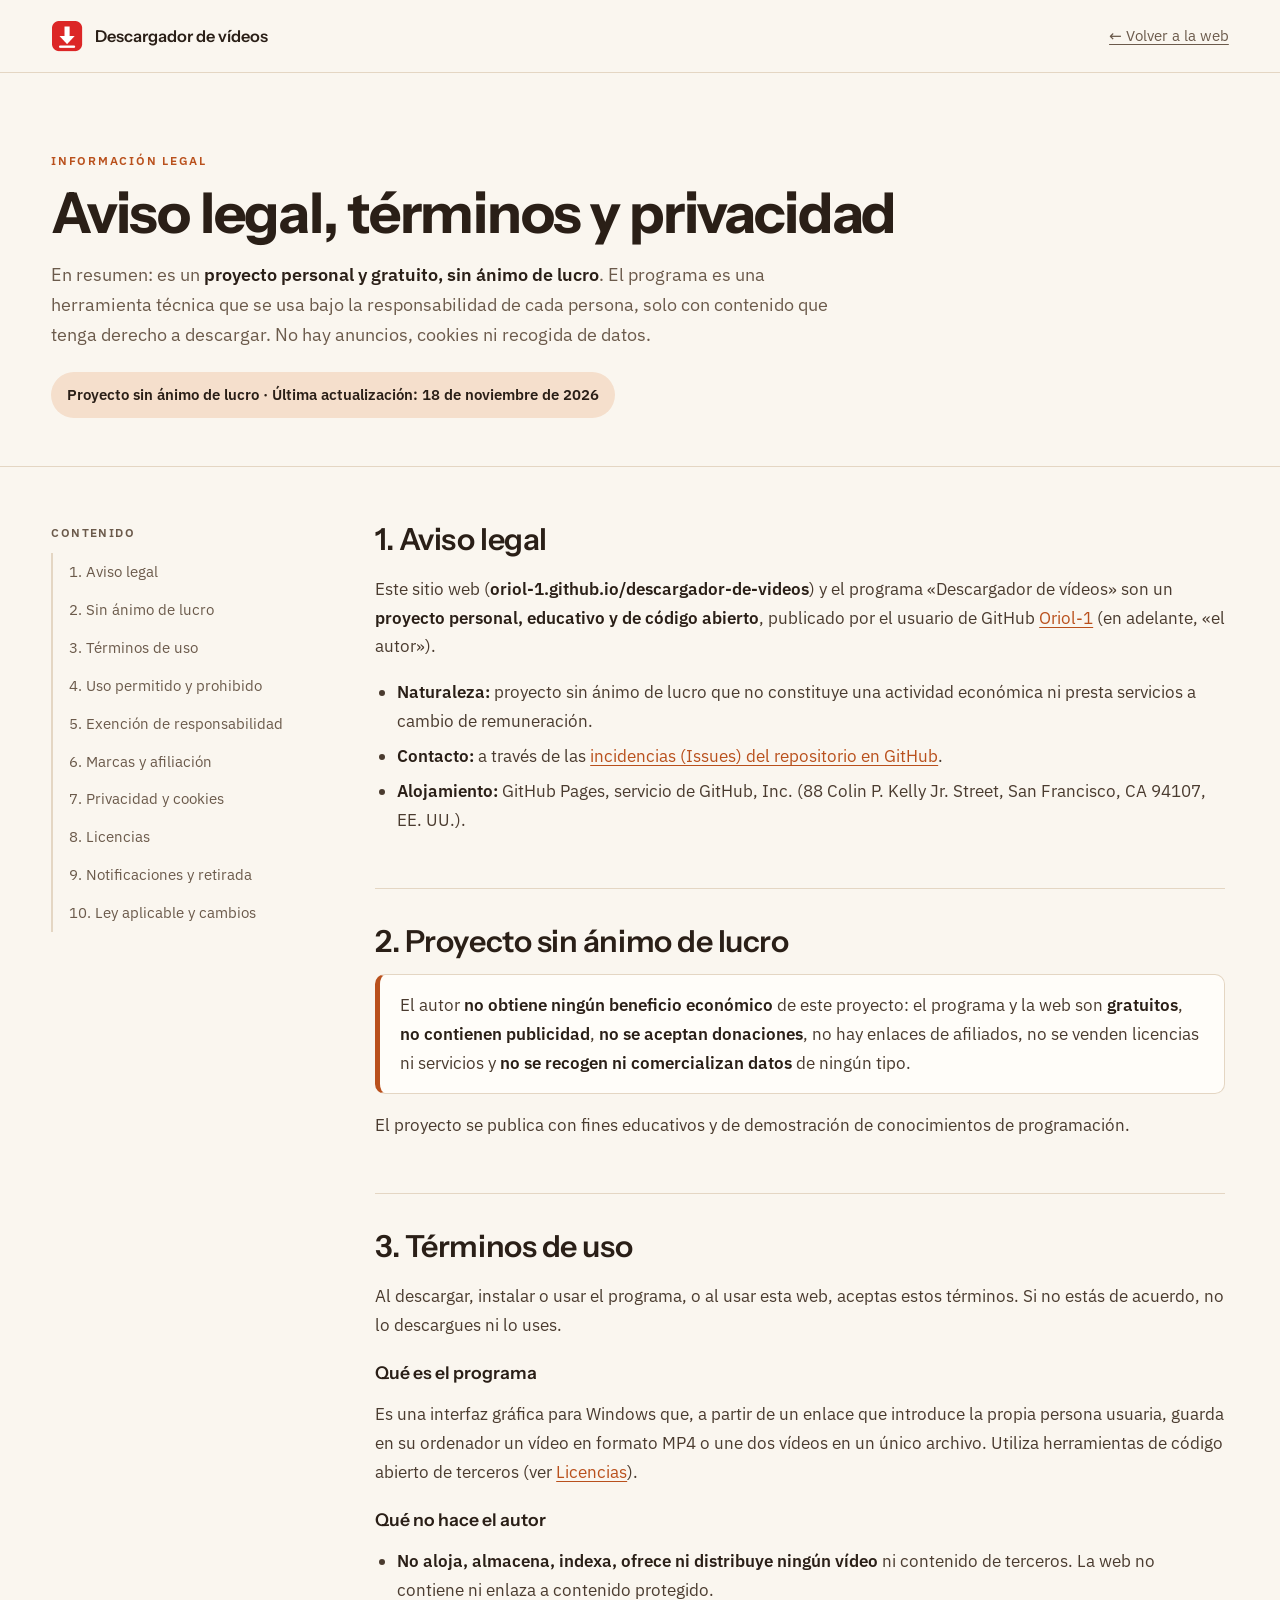
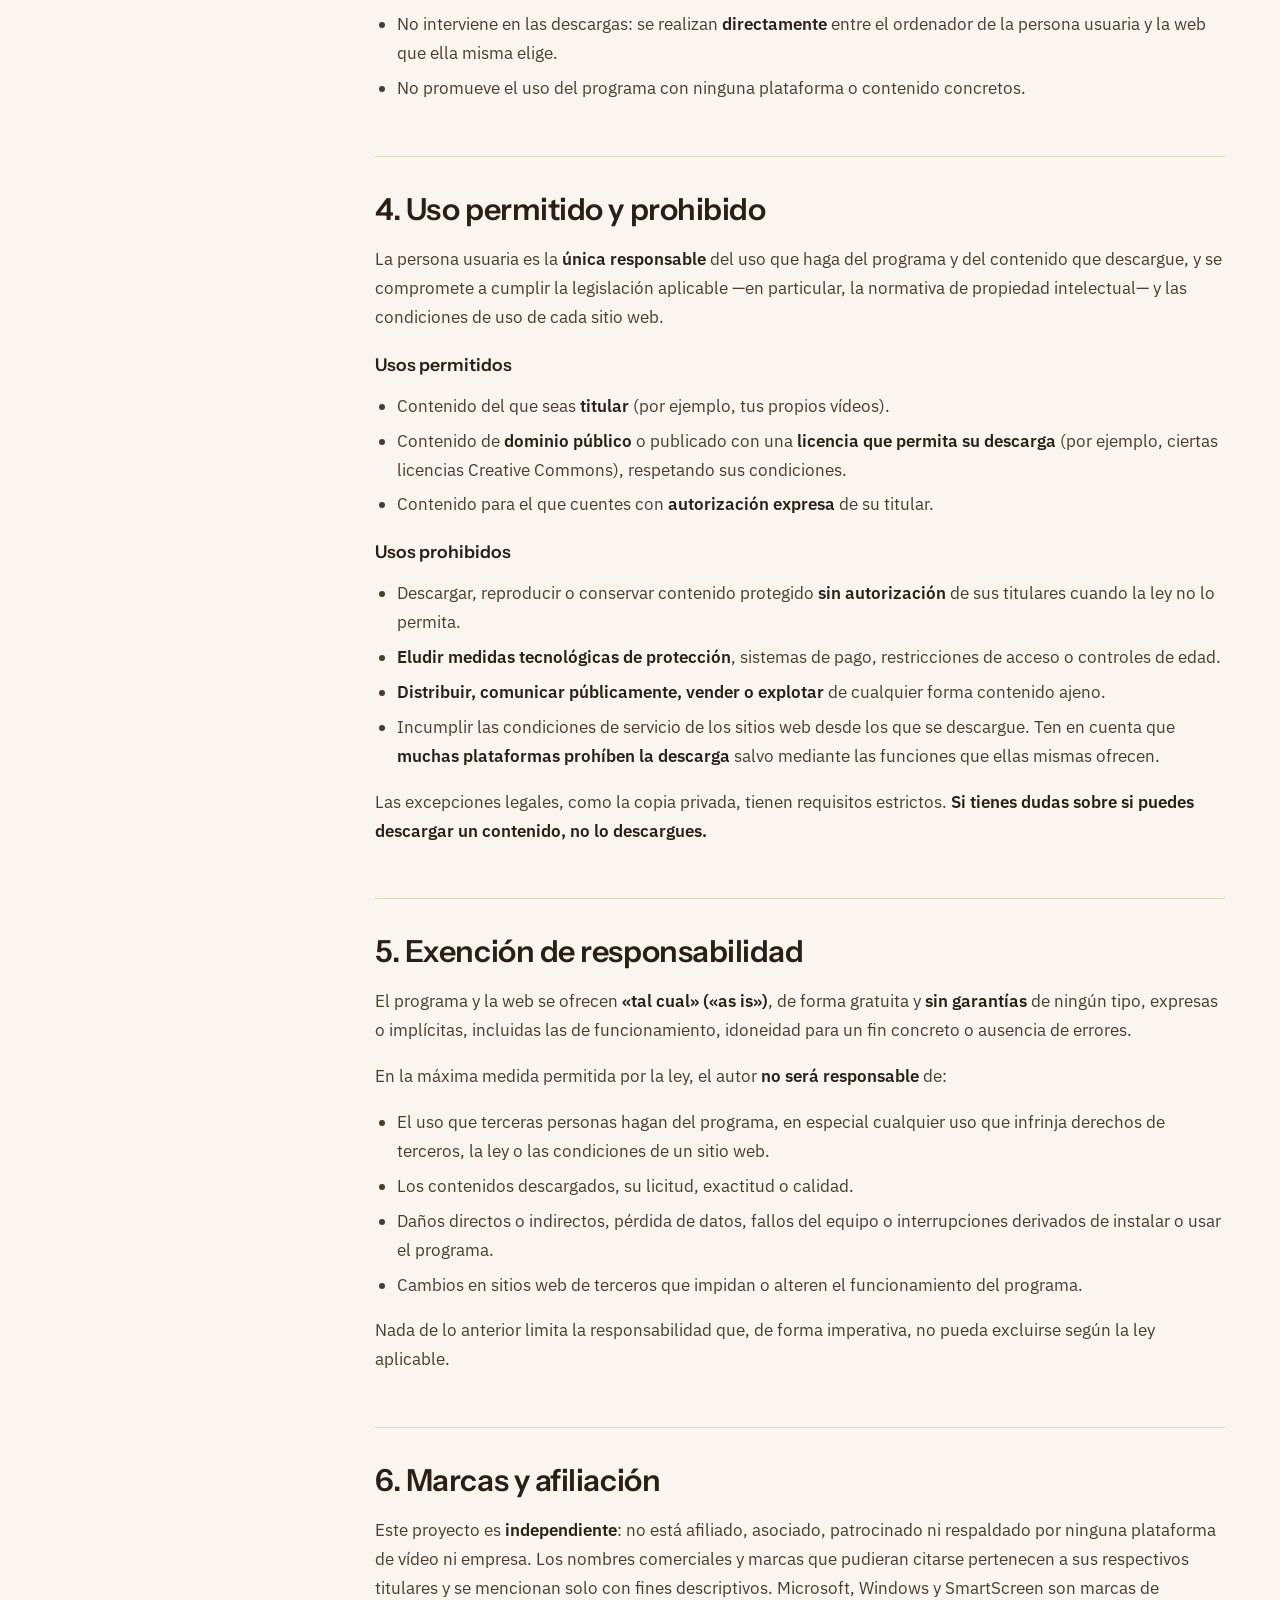
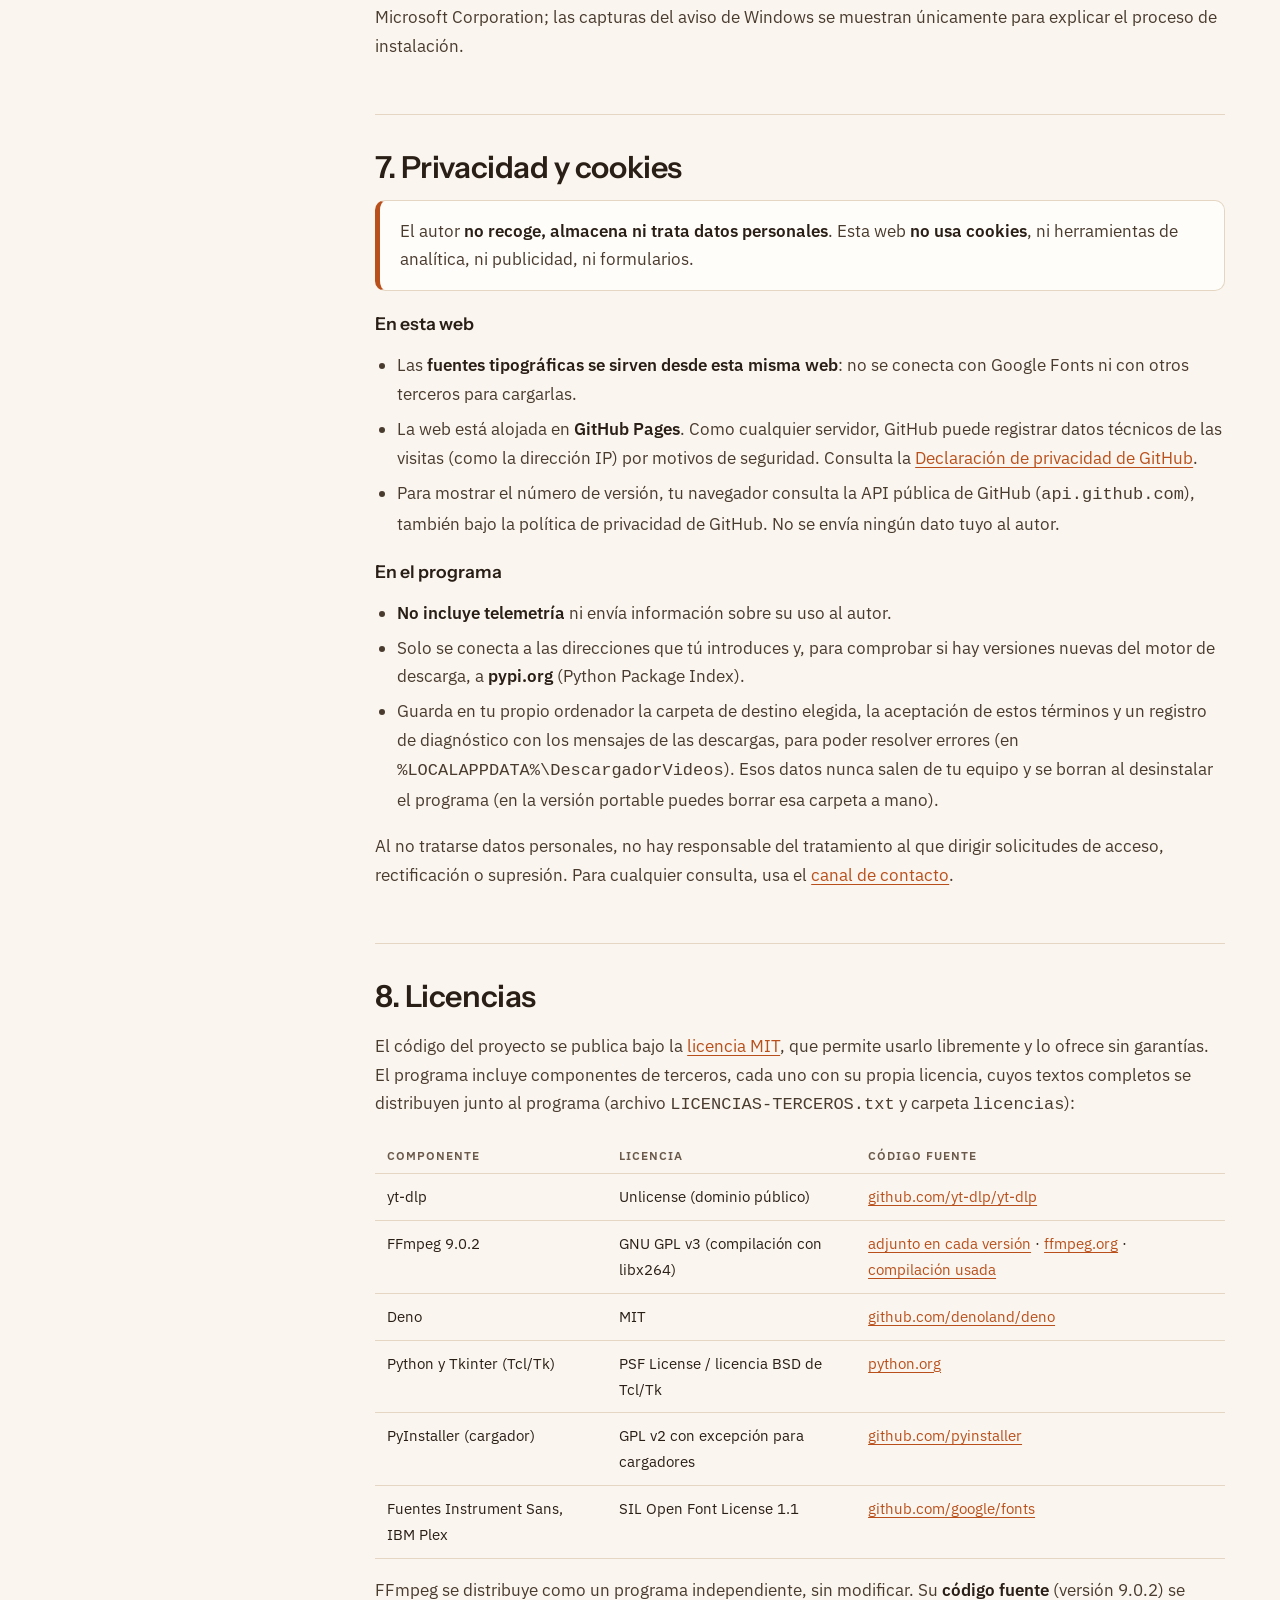
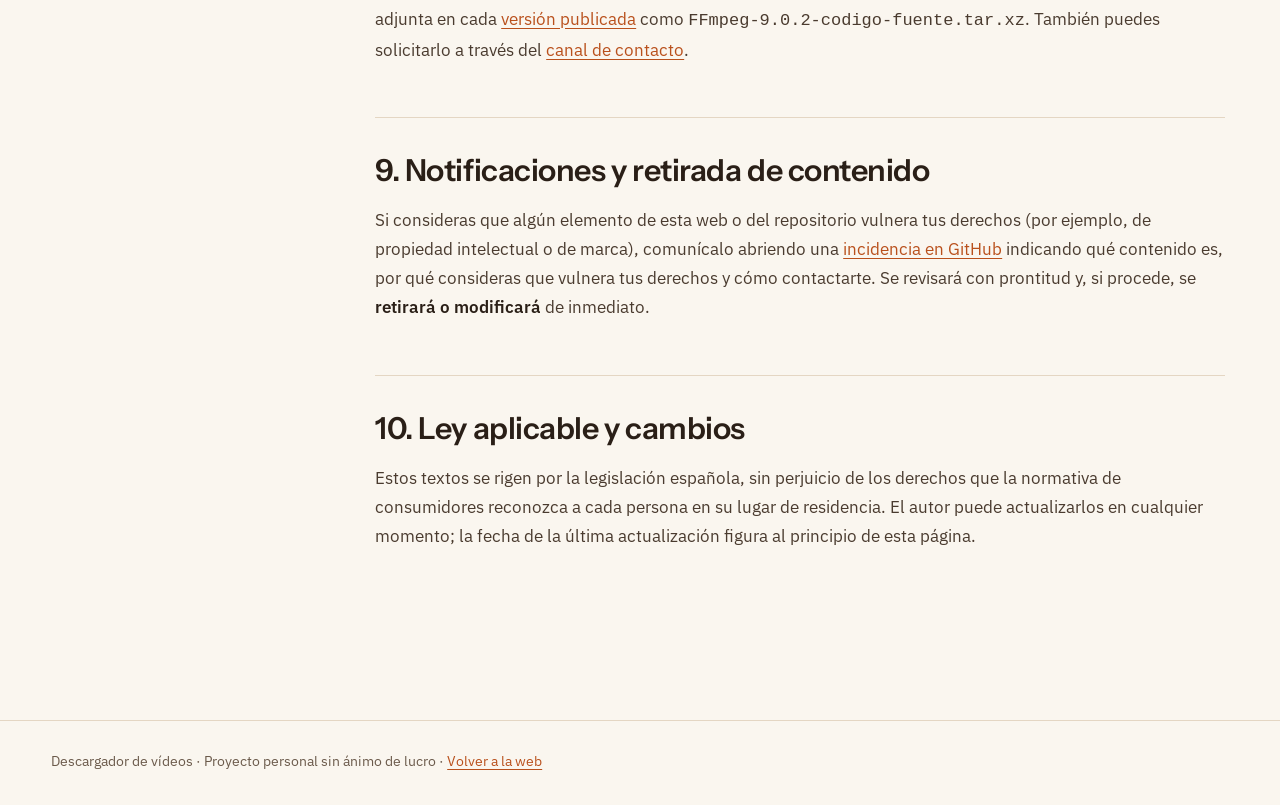
<file: docs/legal/index.html>
<!doctype html>
<html lang="es">
<head>
  <meta charset="utf-8">
  <meta name="viewport" content="width=device-width, initial-scale=1">
  <title>Aviso legal · Descargador de vídeos</title>
  <meta name="description" content="Aviso legal, términos de uso, privacidad y licencias del proyecto sin ánimo de lucro «Descargador de vídeos».">
  <link rel="icon" type="image/png" href="../icono.png">
  <meta name="theme-color" content="#FAF6EF">
  <link rel="stylesheet" href="../fuentes/fuentes.css">
  <style>
    :root {
      --papel: #FAF6EF; --papel-2: #F2E9DB; --tarjeta: #FFFDF9; --tinta: #2A1F17; --tinta-suave: #6B5A4B;
      --linea: #E4D6C3; --acento: #B9501C; --acento-suave: #F5DFCC;
      --titulos: "Instrument Sans", "Segoe UI", system-ui, sans-serif;
      --sans: "IBM Plex Sans", "Segoe UI", system-ui, sans-serif;
      color-scheme: light;
    }
    * { box-sizing: border-box; }
    html { scroll-behavior: smooth; scroll-padding-top: 24px; }
    @media (prefers-reduced-motion: reduce) { html { scroll-behavior: auto; } }
    body { margin: 0; background: var(--papel); color: var(--tinta); font: 17px/1.7 var(--sans); -webkit-font-smoothing: antialiased; }
    a { color: var(--acento); text-underline-offset: 3px; }
    .ancho { max-width: 1320px; margin: 0 auto; padding: 0 clamp(16px, 4vw, 56px); }
    .cabecera { border-bottom: 1px solid var(--linea); }
    .cabecera .ancho { display: flex; align-items: center; justify-content: space-between; height: 72px; gap: 16px; }
    .marca { display: flex; align-items: center; gap: 12px; color: var(--tinta); text-decoration: none; font: 600 1.02rem var(--titulos); }
    .marca img { width: 32px; height: 32px; border-radius: 7px; }
    .volver { color: var(--tinta-suave); font-size: .95rem; }

    .portadilla { padding: clamp(40px, 6vw, 80px) 0 clamp(28px, 4vw, 48px); border-bottom: 1px solid var(--linea); }
    .antetitulo { font-size: .78rem; font-weight: 600; letter-spacing: .14em; text-transform: uppercase; color: var(--acento); margin: 0 0 12px; }
    h1 { font: 700 clamp(2.2rem, 4.4vw, 3.6rem)/1.05 var(--titulos); letter-spacing: -.022em; margin: 0; }
    .resumen { max-width: 46em; color: var(--tinta-suave); font-size: 1.1rem; margin: 18px 0 0; }
    .sello {
      display: inline-flex; align-items: center; gap: 10px; margin-top: 22px; padding: 10px 16px; border-radius: 999px;
      background: var(--acento-suave); color: var(--tinta); font-weight: 600; font-size: .95rem;
    }

    .cuerpo { display: grid; grid-template-columns: 260px minmax(0, 1fr); gap: clamp(32px, 5vw, 72px); padding-top: clamp(32px, 5vw, 56px); padding-bottom: 80px; }
    .indice { position: sticky; top: 24px; align-self: start; }
    .indice p { font-size: .76rem; letter-spacing: .12em; text-transform: uppercase; font-weight: 600; color: var(--tinta-suave); margin: 0 0 10px; }
    .indice ol { list-style: none; margin: 0; padding: 0; border-left: 2px solid var(--linea); }
    .indice a { display: block; padding: 6px 0 6px 16px; margin-left: -2px; border-left: 2px solid transparent; color: var(--tinta-suave); text-decoration: none; font-size: .95rem; }
    .indice a:hover { color: var(--tinta); border-left-color: var(--acento); }

    article section { padding: 0 0 36px; margin: 0 0 36px; border-bottom: 1px solid var(--linea); max-width: 50em; }
    article section:last-child { border-bottom: 0; }
    h2 { font: 600 clamp(1.5rem, 2.4vw, 1.9rem)/1.15 var(--titulos); letter-spacing: -.015em; margin: 0 0 14px; }
    h3 { font: 600 1.1rem var(--titulos); margin: 22px 0 6px; }
    article p, article li { color: #4A3B2F; }
    article ul { padding-left: 22px; }
    article li { margin: 6px 0; }
    strong { color: var(--tinta); }
    .destacado { background: var(--tarjeta); border: 1px solid var(--linea); border-left: 5px solid var(--acento); border-radius: 10px; padding: 16px 20px; }
    .destacado p { margin: 0; }
    .tabla { width: 100%; border-collapse: collapse; font-size: .95rem; margin-top: 10px; }
    .tabla th, .tabla td { text-align: left; padding: 10px 12px; border-bottom: 1px solid var(--linea); vertical-align: top; }
    .tabla th { font: 600 .78rem var(--sans); letter-spacing: .08em; text-transform: uppercase; color: var(--tinta-suave); }
    .pie { border-top: 1px solid var(--linea); padding: 28px 0 40px; color: var(--tinta-suave); font-size: .9rem; }

    @media (max-width: 860px) {
      .cuerpo { grid-template-columns: 1fr; }
      .indice { position: static; }
      .tabla { display: block; overflow-x: auto; }
    }
  </style>
</head>
<body>
  <header class="cabecera">
    <div class="ancho">
      <a class="marca" href="../"><img src="../icono.png" alt="" width="32" height="32">Descargador de vídeos</a>
      <a class="volver" href="../">← Volver a la web</a>
    </div>
  </header>

  <div class="portadilla">
    <div class="ancho">
      <p class="antetitulo">Información legal</p>
      <h1>Aviso legal, términos y privacidad</h1>
      <p class="resumen">En resumen: es un <strong>proyecto personal y gratuito, sin ánimo de lucro</strong>. El programa es una herramienta técnica que se usa bajo la responsabilidad de cada persona, solo con contenido que tenga derecho a descargar. No hay anuncios, cookies ni recogida de datos.</p>
      <span class="sello">Proyecto sin ánimo de lucro · Última actualización: 18 de noviembre de 2026</span>
    </div>
  </div>

  <div class="ancho cuerpo">
    <nav class="indice" aria-label="Índice">
      <p>Contenido</p>
      <ol>
        <li><a href="#aviso-legal">1. Aviso legal</a></li>
        <li><a href="#sin-animo-de-lucro">2. Sin ánimo de lucro</a></li>
        <li><a href="#terminos">3. Términos de uso</a></li>
        <li><a href="#uso-permitido">4. Uso permitido y prohibido</a></li>
        <li><a href="#responsabilidad">5. Exención de responsabilidad</a></li>
        <li><a href="#marcas">6. Marcas y afiliación</a></li>
        <li><a href="#privacidad">7. Privacidad y cookies</a></li>
        <li><a href="#licencias">8. Licencias</a></li>
        <li><a href="#retirada">9. Notificaciones y retirada</a></li>
        <li><a href="#ley">10. Ley aplicable y cambios</a></li>
      </ol>
    </nav>

    <article>
      <section id="aviso-legal">
        <h2>1. Aviso legal</h2>
        <p>Este sitio web (<strong>oriol-1.github.io/descargador-de-videos</strong>) y el programa «Descargador de vídeos» son un <strong>proyecto personal, educativo y de código abierto</strong>, publicado por el usuario de GitHub <a href="https://github.com/Oriol-1">Oriol-1</a> (en adelante, «el autor»).</p>
        <ul>
          <li><strong>Naturaleza:</strong> proyecto sin ánimo de lucro que no constituye una actividad económica ni presta servicios a cambio de remuneración.</li>
          <li><strong>Contacto:</strong> a través de las <a href="https://github.com/Oriol-1/descargador-de-videos/issues">incidencias (Issues) del repositorio en GitHub</a>.</li>
          <li><strong>Alojamiento:</strong> GitHub Pages, servicio de GitHub, Inc. (88 Colin P. Kelly Jr. Street, San Francisco, CA 94107, EE. UU.).</li>
        </ul>
      </section>

      <section id="sin-animo-de-lucro">
        <h2>2. Proyecto sin ánimo de lucro</h2>
        <div class="destacado"><p>El autor <strong>no obtiene ningún beneficio económico</strong> de este proyecto: el programa y la web son <strong>gratuitos</strong>, <strong>no contienen publicidad</strong>, <strong>no se aceptan donaciones</strong>, no hay enlaces de afiliados, no se venden licencias ni servicios y <strong>no se recogen ni comercializan datos</strong> de ningún tipo.</p></div>
        <p>El proyecto se publica con fines educativos y de demostración de conocimientos de programación.</p>
      </section>

      <section id="terminos">
        <h2>3. Términos de uso</h2>
        <p>Al descargar, instalar o usar el programa, o al usar esta web, aceptas estos términos. Si no estás de acuerdo, no lo descargues ni lo uses.</p>
        <h3>Qué es el programa</h3>
        <p>Es una interfaz gráfica para Windows que, a partir de un enlace que introduce la propia persona usuaria, guarda en su ordenador un vídeo en formato MP4 o une dos vídeos en un único archivo. Utiliza herramientas de código abierto de terceros (ver <a href="#licencias">Licencias</a>).</p>
        <h3>Qué no hace el autor</h3>
        <ul>
          <li><strong>No aloja, almacena, indexa, ofrece ni distribuye ningún vídeo</strong> ni contenido de terceros. La web no contiene ni enlaza a contenido protegido.</li>
          <li>No interviene en las descargas: se realizan <strong>directamente</strong> entre el ordenador de la persona usuaria y la web que ella misma elige.</li>
          <li>No promueve el uso del programa con ninguna plataforma o contenido concretos.</li>
        </ul>
      </section>

      <section id="uso-permitido">
        <h2>4. Uso permitido y prohibido</h2>
        <p>La persona usuaria es la <strong>única responsable</strong> del uso que haga del programa y del contenido que descargue, y se compromete a cumplir la legislación aplicable —en particular, la normativa de propiedad intelectual— y las condiciones de uso de cada sitio web.</p>
        <h3>Usos permitidos</h3>
        <ul>
          <li>Contenido del que seas <strong>titular</strong> (por ejemplo, tus propios vídeos).</li>
          <li>Contenido de <strong>dominio público</strong> o publicado con una <strong>licencia que permita su descarga</strong> (por ejemplo, ciertas licencias Creative Commons), respetando sus condiciones.</li>
          <li>Contenido para el que cuentes con <strong>autorización expresa</strong> de su titular.</li>
        </ul>
        <h3>Usos prohibidos</h3>
        <ul>
          <li>Descargar, reproducir o conservar contenido protegido <strong>sin autorización</strong> de sus titulares cuando la ley no lo permita.</li>
          <li><strong>Eludir medidas tecnológicas de protección</strong>, sistemas de pago, restricciones de acceso o controles de edad.</li>
          <li><strong>Distribuir, comunicar públicamente, vender o explotar</strong> de cualquier forma contenido ajeno.</li>
          <li>Incumplir las condiciones de servicio de los sitios web desde los que se descargue. Ten en cuenta que <strong>muchas plataformas prohíben la descarga</strong> salvo mediante las funciones que ellas mismas ofrecen.</li>
        </ul>
        <p>Las excepciones legales, como la copia privada, tienen requisitos estrictos. <strong>Si tienes dudas sobre si puedes descargar un contenido, no lo descargues.</strong></p>
      </section>

      <section id="responsabilidad">
        <h2>5. Exención de responsabilidad</h2>
        <p>El programa y la web se ofrecen <strong>«tal cual» («as is»)</strong>, de forma gratuita y <strong>sin garantías</strong> de ningún tipo, expresas o implícitas, incluidas las de funcionamiento, idoneidad para un fin concreto o ausencia de errores.</p>
        <p>En la máxima medida permitida por la ley, el autor <strong>no será responsable</strong> de:</p>
        <ul>
          <li>El uso que terceras personas hagan del programa, en especial cualquier uso que infrinja derechos de terceros, la ley o las condiciones de un sitio web.</li>
          <li>Los contenidos descargados, su licitud, exactitud o calidad.</li>
          <li>Daños directos o indirectos, pérdida de datos, fallos del equipo o interrupciones derivados de instalar o usar el programa.</li>
          <li>Cambios en sitios web de terceros que impidan o alteren el funcionamiento del programa.</li>
        </ul>
        <p>Nada de lo anterior limita la responsabilidad que, de forma imperativa, no pueda excluirse según la ley aplicable.</p>
      </section>

      <section id="marcas">
        <h2>6. Marcas y afiliación</h2>
        <p>Este proyecto es <strong>independiente</strong>: no está afiliado, asociado, patrocinado ni respaldado por ninguna plataforma de vídeo ni empresa. Los nombres comerciales y marcas que pudieran citarse pertenecen a sus respectivos titulares y se mencionan solo con fines descriptivos. Microsoft, Windows y SmartScreen son marcas de Microsoft Corporation; las capturas del aviso de Windows se muestran únicamente para explicar el proceso de instalación.</p>
      </section>

      <section id="privacidad">
        <h2>7. Privacidad y cookies</h2>
        <div class="destacado"><p>El autor <strong>no recoge, almacena ni trata datos personales</strong>. Esta web <strong>no usa cookies</strong>, ni herramientas de analítica, ni publicidad, ni formularios.</p></div>
        <h3>En esta web</h3>
        <ul>
          <li>Las <strong>fuentes tipográficas se sirven desde esta misma web</strong>: no se conecta con Google Fonts ni con otros terceros para cargarlas.</li>
          <li>La web está alojada en <strong>GitHub Pages</strong>. Como cualquier servidor, GitHub puede registrar datos técnicos de las visitas (como la dirección IP) por motivos de seguridad. Consulta la <a href="https://docs.github.com/es/site-policy/privacy-policies/github-general-privacy-statement">Declaración de privacidad de GitHub</a>.</li>
          <li>Para mostrar el número de versión, tu navegador consulta la API pública de GitHub (<code>api.github.com</code>), también bajo la política de privacidad de GitHub. No se envía ningún dato tuyo al autor.</li>
        </ul>
        <h3>En el programa</h3>
        <ul>
          <li><strong>No incluye telemetría</strong> ni envía información sobre su uso al autor.</li>
          <li>Solo se conecta a las direcciones que tú introduces y, para comprobar si hay versiones nuevas del motor de descarga, a <strong>pypi.org</strong> (Python Package Index).</li>
          <li>Guarda en tu propio ordenador la carpeta de destino elegida, la aceptación de estos términos y un registro de diagnóstico con los mensajes de las descargas, para poder resolver errores (en <code>%LOCALAPPDATA%\DescargadorVideos</code>). Esos datos nunca salen de tu equipo y se borran al desinstalar el programa (en la versión portable puedes borrar esa carpeta a mano).</li>
        </ul>
        <p>Al no tratarse datos personales, no hay responsable del tratamiento al que dirigir solicitudes de acceso, rectificación o supresión. Para cualquier consulta, usa el <a href="#aviso-legal">canal de contacto</a>.</p>
      </section>

      <section id="licencias">
        <h2>8. Licencias</h2>
        <p>El código del proyecto se publica bajo la <a href="https://github.com/Oriol-1/descargador-de-videos/blob/main/LICENSE">licencia MIT</a>, que permite usarlo libremente y lo ofrece sin garantías. El programa incluye componentes de terceros, cada uno con su propia licencia, cuyos textos completos se distribuyen junto al programa (archivo <code>LICENCIAS-TERCEROS.txt</code> y carpeta <code>licencias</code>):</p>
        <table class="tabla">
          <thead><tr><th>Componente</th><th>Licencia</th><th>Código fuente</th></tr></thead>
          <tbody>
            <tr><td>yt-dlp</td><td>Unlicense (dominio público)</td><td><a href="https://github.com/yt-dlp/yt-dlp">github.com/yt-dlp/yt-dlp</a></td></tr>
            <tr><td>FFmpeg 9.0.2</td><td>GNU GPL v3 (compilación con libx264)</td><td><a href="https://github.com/Oriol-1/descargador-de-videos/releases/latest">adjunto en cada versión</a> · <a href="https://ffmpeg.org/releases/ffmpeg-9.0.2.tar.xz">ffmpeg.org</a> · <a href="https://www.gyan.dev/ffmpeg/builds/">compilación usada</a></td></tr>
            <tr><td>Deno</td><td>MIT</td><td><a href="https://github.com/denoland/deno">github.com/denoland/deno</a></td></tr>
            <tr><td>Python y Tkinter (Tcl/Tk)</td><td>PSF License / licencia BSD de Tcl/Tk</td><td><a href="https://www.python.org">python.org</a></td></tr>
            <tr><td>PyInstaller (cargador)</td><td>GPL v2 con excepción para cargadores</td><td><a href="https://github.com/pyinstaller/pyinstaller">github.com/pyinstaller</a></td></tr>
            <tr><td>Fuentes Instrument Sans, IBM Plex</td><td>SIL Open Font License 1.1</td><td><a href="https://github.com/google/fonts">github.com/google/fonts</a></td></tr>
          </tbody>
        </table>
        <p>FFmpeg se distribuye como un programa independiente, sin modificar. Su <strong>código fuente</strong> (versión 9.0.2) se adjunta en cada <a href="https://github.com/Oriol-1/descargador-de-videos/releases">versión publicada</a> como <code>FFmpeg-9.0.2-codigo-fuente.tar.xz</code>. También puedes solicitarlo a través del <a href="#aviso-legal">canal de contacto</a>.</p>
      </section>

      <section id="retirada">
        <h2>9. Notificaciones y retirada de contenido</h2>
        <p>Si consideras que algún elemento de esta web o del repositorio vulnera tus derechos (por ejemplo, de propiedad intelectual o de marca), comunícalo abriendo una <a href="https://github.com/Oriol-1/descargador-de-videos/issues/new">incidencia en GitHub</a> indicando qué contenido es, por qué consideras que vulnera tus derechos y cómo contactarte. Se revisará con prontitud y, si procede, se <strong>retirará o modificará</strong> de inmediato.</p>
      </section>

      <section id="ley">
        <h2>10. Ley aplicable y cambios</h2>
        <p>Estos textos se rigen por la legislación española, sin perjuicio de los derechos que la normativa de consumidores reconozca a cada persona en su lugar de residencia. El autor puede actualizarlos en cualquier momento; la fecha de la última actualización figura al principio de esta página.</p>
      </section>
    </article>
  </div>

  <footer class="pie">
    <div class="ancho">Descargador de vídeos · Proyecto personal sin ánimo de lucro · <a href="../">Volver a la web</a></div>
  </footer>
</body>
</html>
</file>
<file: docs/fuentes/fuentes.css>
/* Fuentes alojadas en esta misma web: no se conecta con Google ni con terceros.
   Licencia: SIL Open Font License 1.1 (ver OFL-*.txt en esta carpeta). */
@font-face { font-family: 'Instrument Sans'; font-style: normal; font-weight: 500 700; font-display: swap;
  src: url('instrumentsans.woff2') format('woff2'); unicode-range: U+0000-00FF, U+0131, U+0152-0153, U+02BB-02BC, U+02C6, U+02DA, U+02DC, U+0304, U+0308, U+0329, U+2000-206F, U+20AC, U+2122, U+2191, U+2193, U+2212, U+2215, U+FEFF, U+FFFD; }
@font-face { font-family: 'IBM Plex Sans'; font-style: normal; font-weight: 400 600; font-display: swap;
  src: url('ibmplexsans.woff2') format('woff2'); unicode-range: U+0000-00FF, U+0131, U+0152-0153, U+02BB-02BC, U+02C6, U+02DA, U+02DC, U+0304, U+0308, U+0329, U+2000-206F, U+20AC, U+2122, U+2191, U+2193, U+2212, U+2215, U+FEFF, U+FFFD; }
@font-face { font-family: 'IBM Plex Mono'; font-style: normal; font-weight: 500 500; font-display: swap;
  src: url('ibmplexmono.woff2') format('woff2'); unicode-range: U+0000-00FF, U+0131, U+0152-0153, U+02BB-02BC, U+02C6, U+02DA, U+02DC, U+0304, U+0308, U+0329, U+2000-206F, U+20AC, U+2122, U+2191, U+2193, U+2212, U+2215, U+FEFF, U+FFFD; }
</file>
